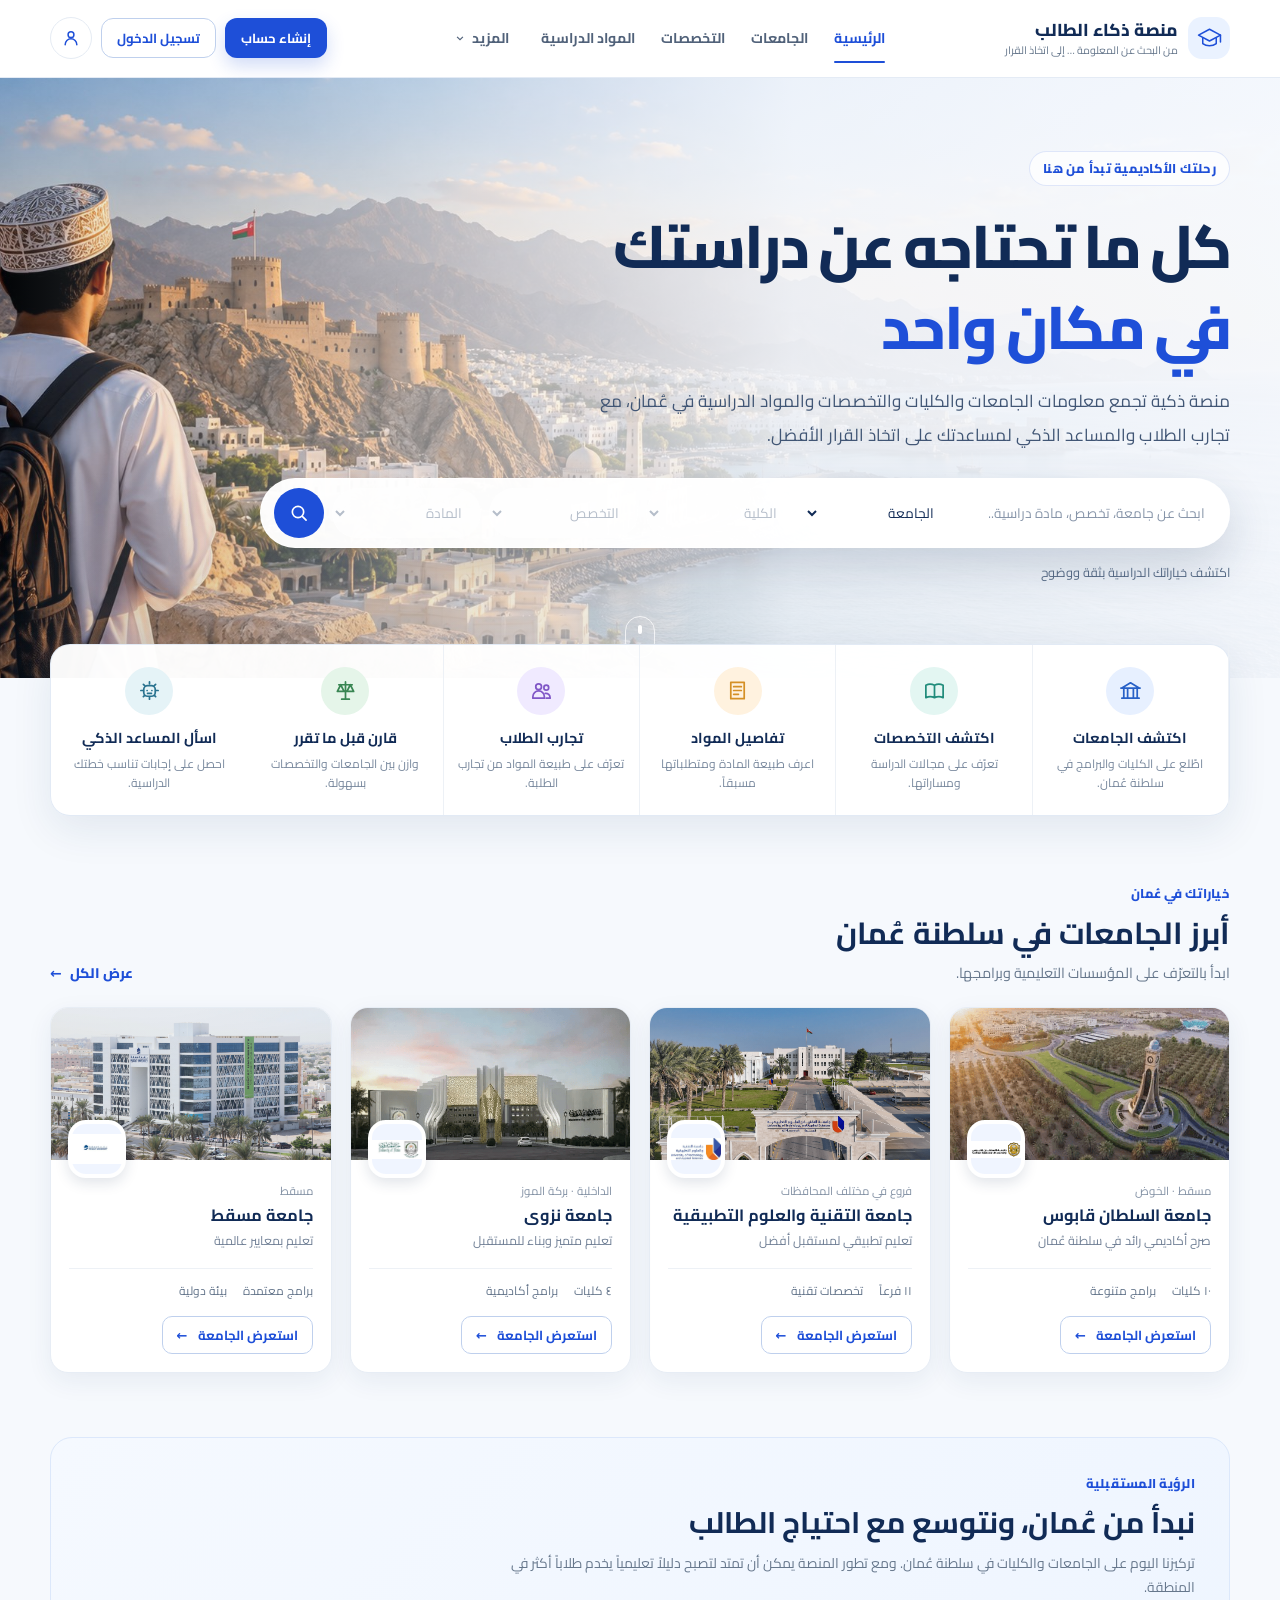
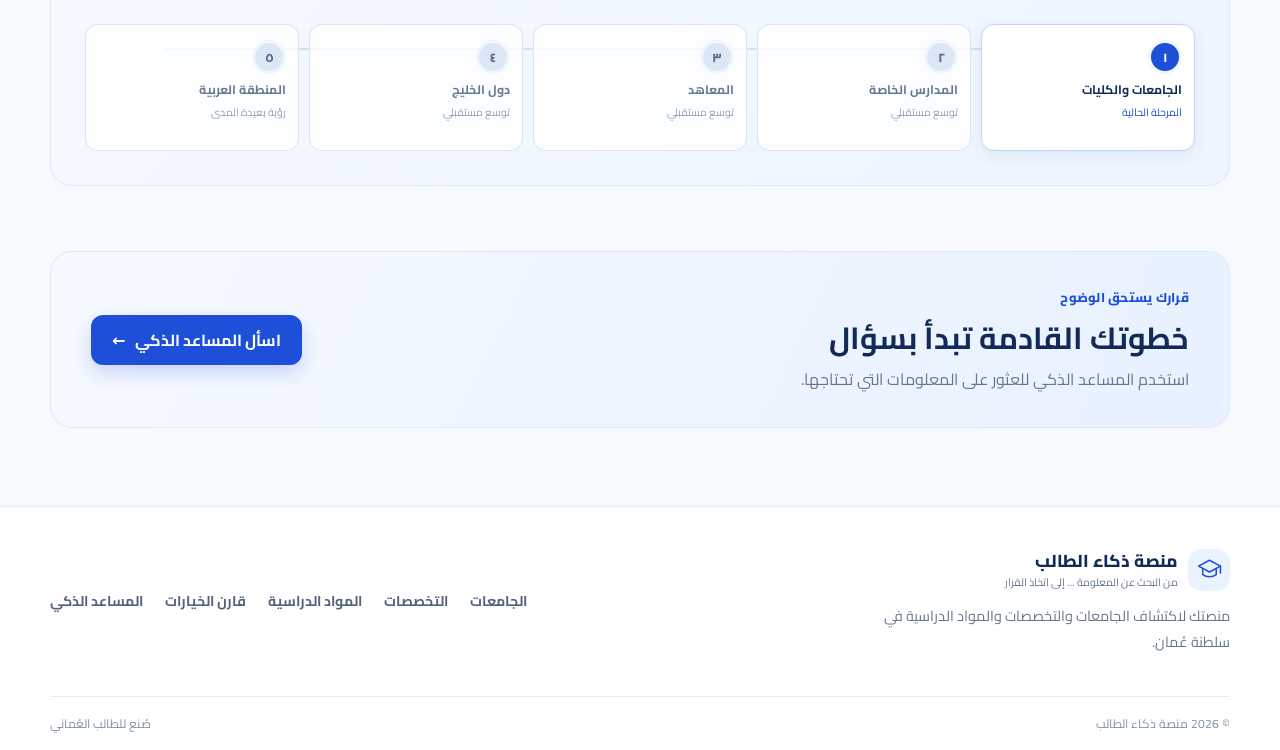
<file: index.html>
<!doctype html>
<html lang="ar" dir="rtl">
<head>
  <meta charset="utf-8">
  <meta name="viewport" content="width=device-width, initial-scale=1">
  <meta name="description" content="منصة ذكاء الطالب تجمع معلومات الجامعات والتخصصات والمواد الدراسية في سلطنة عُمان.">
  <title>منصة ذكاء الطالب | من البحث عن المعلومة إلى اتخاذ القرار</title>
  <link rel="preconnect" href="https://fonts.googleapis.com">
  <link rel="preconnect" href="https://fonts.gstatic.com" crossorigin>
  <link href="https://fonts.googleapis.com/css2?family=Cairo:wght@400;500;600;700;800&display=swap" rel="stylesheet">
  <link rel="stylesheet" href="css/base.css">
  <link rel="stylesheet" href="css/components.css">
  <link rel="stylesheet" href="css/pages.css">
  <link rel="stylesheet" href="css/roadmap.css">
  <script defer src="js/data.js"></script>
  <script defer src="js/home.js"></script>
  <script defer src="js/layout.js"></script>
</head>
<body>
  <div data-site-header></div>
  <main>
    <section class="hero" aria-labelledby="hero-title">
      <div class="hero__veil"></div>
      <div class="container hero__content">
        <p class="eyebrow hero__eyebrow">رحلتك الأكاديمية تبدأ من هنا</p>
        <h1 id="hero-title">كل ما تحتاجه عن دراستك<br><span>في مكان واحد</span></h1>
        <p class="hero__copy">منصة ذكية تجمع معلومات الجامعات والكليات والتخصصات والمواد الدراسية في عُمان، مع تجارب الطلاب والمساعد الذكي لمساعدتك على اتخاذ القرار الأفضل.</p>
        <form class="search-panel" id="study-search" role="search">
          <label class="search-panel__query"><span class="sr-only">ابحث عن جامعة أو تخصص أو مادة</span><input type="search" name="q" placeholder="ابحث عن جامعة، تخصص، مادة دراسية..." autocomplete="off"></label>
          <label class="search-panel__select"><span class="sr-only">الجامعة</span><select name="university"><option value="">الجامعة</option><option value="squ">جامعة السلطان قابوس</option><option value="utas">جامعة التقنية والعلوم التطبيقية</option><option value="nizwa">جامعة نزوى</option><option value="muscat">جامعة مسقط</option><option value="buraimi">جامعة البريمي</option></select></label>
          <label class="search-panel__select"><span class="sr-only">الكلية</span><select name="college" disabled><option value="">الكلية</option></select></label>
          <label class="search-panel__select"><span class="sr-only">التخصص</span><select name="major" disabled><option value="">التخصص</option></select></label>
          <label class="search-panel__select"><span class="sr-only">المادة</span><select name="course" disabled><option value="">المادة</option></select></label>
          <button class="search-panel__submit" type="submit" aria-label="بحث"><svg viewBox="0 0 24 24" aria-hidden="true"><circle cx="10.8" cy="10.8" r="6.8"></circle><path d="m16 16 4.5 4.5"></path></svg><span>ابحث</span></button>
        </form>
        <p class="hero__hint">اكتشف خياراتك الدراسية بثقة ووضوح</p>
      </div>
      <a class="scroll-cue" href="#discover" aria-label="انتقل إلى اكتشف المنصة"><span></span></a>
    </section>

    <section class="features container" id="discover" aria-label="خدمات المنصة">
      <a class="feature-card" href="universities.html"><span class="feature-icon feature-icon--blue"><svg viewBox="0 0 24 24" aria-hidden="true"><path d="M3 9.5 12 4l9 5.5M5 10v9m4-9v9m6-9v9m4-9v9M3 20h18M2 9.5h20"></path></svg></span><strong>اكتشف الجامعات</strong><span>اطّلع على الكليات والبرامج في سلطنة عُمان.</span></a>
      <a class="feature-card" href="majors.html"><span class="feature-icon feature-icon--teal"><svg viewBox="0 0 24 24" aria-hidden="true"><path d="M3 6.5c3-1.5 6-1.5 9 0v13c-3-1.5-6-1.5-9 0zm18 0c-3-1.5-6-1.5-9 0v13c3-1.5 6-1.5 9 0z"></path></svg></span><strong>اكتشف التخصصات</strong><span>تعرّف على مجالات الدراسة ومساراتها.</span></a>
      <a class="feature-card" href="courses.html"><span class="feature-icon feature-icon--amber"><svg viewBox="0 0 24 24" aria-hidden="true"><path d="M5 3.5h14v17H5zM8 8h8M8 12h8m-8 4h5"></path></svg></span><strong>تفاصيل المواد</strong><span>اعرف طبيعة المادة ومتطلباتها مسبقاً.</span></a>
      <a class="feature-card" href="courses.html"><span class="feature-icon feature-icon--violet"><svg viewBox="0 0 24 24" aria-hidden="true"><circle cx="9" cy="8" r="3"></circle><circle cx="17" cy="9" r="2.5"></circle><path d="M3 20v-1.5a6 6 0 0 1 12 0V20zm13-5a4.5 4.5 0 0 1 5 4.5v.5h-4"></path></svg></span><strong>تجارب الطلاب</strong><span>تعرّف على طبيعة المواد من تجارب الطلبة.</span></a>
      <a class="feature-card" href="compare.html"><span class="feature-icon feature-icon--green"><svg viewBox="0 0 24 24" aria-hidden="true"><path d="M12 3v17m-7-14h14M7 6 3.5 13h7L7 6zm10 0-3.5 7h7L17 6zM8 21h8"></path></svg></span><strong>قارن قبل ما تقرر</strong><span>وازن بين الجامعات والتخصصات بسهولة.</span></a>
      <a class="feature-card" href="assistant.html"><span class="feature-icon feature-icon--rose"><svg viewBox="0 0 24 24" aria-hidden="true"><path d="M12 3v2m0 14v2M3 12h2m14 0h2M5.6 5.6 7 7m10 10 1.4 1.4m0-12.8L17 7M7 17l-1.4 1.4"></path><rect x="6" y="7" width="12" height="11" rx="4"></rect><path d="M9.5 12h.01M14.5 12h.01M10 15h4"></path></svg></span><strong>اسأل المساعد الذكي</strong><span>احصل على إجابات تناسب خطتك الدراسية.</span></a>
    </section>

    <section class="universities-section container" aria-labelledby="universities-title">
      <div class="section-heading"><div><p class="eyebrow">خياراتك في عُمان</p><h2 id="universities-title">أبرز الجامعات في سلطنة عُمان</h2><p>ابدأ بالتعرّف على المؤسسات التعليمية وبرامجها.</p></div><a class="text-link" href="universities.html">عرض الكل <span aria-hidden="true">←</span></a></div>
      <div class="university-grid">
        <article class="university-card"><a href="university.html?slug=squ" class="university-card__cover university-card__cover--squ" aria-label="استعرض جامعة السلطان قابوس"><span class="university-card__seal"><img src="assets/universities/squ/logo.png" alt="شعار جامعة السلطان قابوس" loading="lazy"></span></a><div class="university-card__body"><p class="university-card__location">مسقط · الخوض</p><h3>جامعة السلطان قابوس</h3><p class="university-card__tagline">صرح أكاديمي رائد في سلطنة عُمان</p><div class="university-card__meta"><span>١٠ كليات</span><span>برامج متنوعة</span></div><a class="button button--outline button--small" href="university.html?slug=squ">استعرض الجامعة <span aria-hidden="true">←</span></a></div></article>
        <article class="university-card"><a href="university.html?slug=utas" class="university-card__cover university-card__cover--utas" aria-label="استعرض جامعة التقنية والعلوم التطبيقية"><span class="university-card__seal"><img src="assets/universities/utas/logo.jpg" alt="شعار جامعة التقنية والعلوم التطبيقية" loading="lazy"></span></a><div class="university-card__body"><p class="university-card__location">فروع في مختلف المحافظات</p><h3>جامعة التقنية والعلوم التطبيقية</h3><p class="university-card__tagline">تعليم تطبيقي لمستقبل أفضل</p><div class="university-card__meta"><span>١١ فرعاً</span><span>تخصصات تقنية</span></div><a class="button button--outline button--small" href="university.html?slug=utas">استعرض الجامعة <span aria-hidden="true">←</span></a></div></article>
        <article class="university-card"><a href="university.html?slug=nizwa" class="university-card__cover university-card__cover--nizwa" aria-label="استعرض جامعة نزوى"><span class="university-card__seal"><img src="assets/universities/nizwa/logo.jpg" alt="شعار جامعة نزوى" loading="lazy"></span></a><div class="university-card__body"><p class="university-card__location">الداخلية · بركة الموز</p><h3>جامعة نزوى</h3><p class="university-card__tagline">تعليم متميز وبناء للمستقبل</p><div class="university-card__meta"><span>٤ كليات</span><span>برامج أكاديمية</span></div><a class="button button--outline button--small" href="university.html?slug=nizwa">استعرض الجامعة <span aria-hidden="true">←</span></a></div></article>
        <article class="university-card"><a href="university.html?slug=muscat" class="university-card__cover university-card__cover--muscat" aria-label="استعرض جامعة مسقط"><span class="university-card__seal"><img src="assets/universities/muscat/logo.png" alt="شعار جامعة مسقط" loading="lazy"></span></a><div class="university-card__body"><p class="university-card__location">مسقط</p><h3>جامعة مسقط</h3><p class="university-card__tagline">تعليم بمعايير عالمية</p><div class="university-card__meta"><span>برامج معتمدة</span><span>بيئة دولية</span></div><a class="button button--outline button--small" href="university.html?slug=muscat">استعرض الجامعة <span aria-hidden="true">←</span></a></div></article>
      </div>
    </section>
    <section class="roadmap-section container" aria-labelledby="roadmap-title">
      <div class="roadmap-copy"><p class="eyebrow">الرؤية المستقبلية</p><h2 id="roadmap-title">نبدأ من عُمان، ونتوسع مع احتياج الطالب</h2><p>تركيزنا اليوم على الجامعات والكليات في سلطنة عُمان. ومع تطور المنصة يمكن أن تمتد لتصبح دليلاً تعليمياً يخدم طلاباً أكثر في المنطقة.</p></div>
      <ol class="roadmap-steps" aria-label="مراحل التوسع المقترحة"><li class="roadmap-step roadmap-step--current"><span>١</span><strong>الجامعات والكليات</strong><small>المرحلة الحالية</small></li><li class="roadmap-step"><span>٢</span><strong>المدارس الخاصة</strong><small>توسع مستقبلي</small></li><li class="roadmap-step"><span>٣</span><strong>المعاهد</strong><small>توسع مستقبلي</small></li><li class="roadmap-step"><span>٤</span><strong>دول الخليج</strong><small>توسع مستقبلي</small></li><li class="roadmap-step"><span>٥</span><strong>المنطقة العربية</strong><small>رؤية بعيدة المدى</small></li></ol>
    </section>
    <section class="decision-banner container"><div><p class="eyebrow">قرارك يستحق الوضوح</p><h2>خطوتك القادمة تبدأ بسؤال</h2><p>استخدم المساعد الذكي للعثور على المعلومات التي تحتاجها.</p></div><a class="button button--primary" href="assistant.html">اسأل المساعد الذكي <span aria-hidden="true">←</span></a></section>
  </main>
  <div data-site-footer></div>
</body>
</html>
</file>
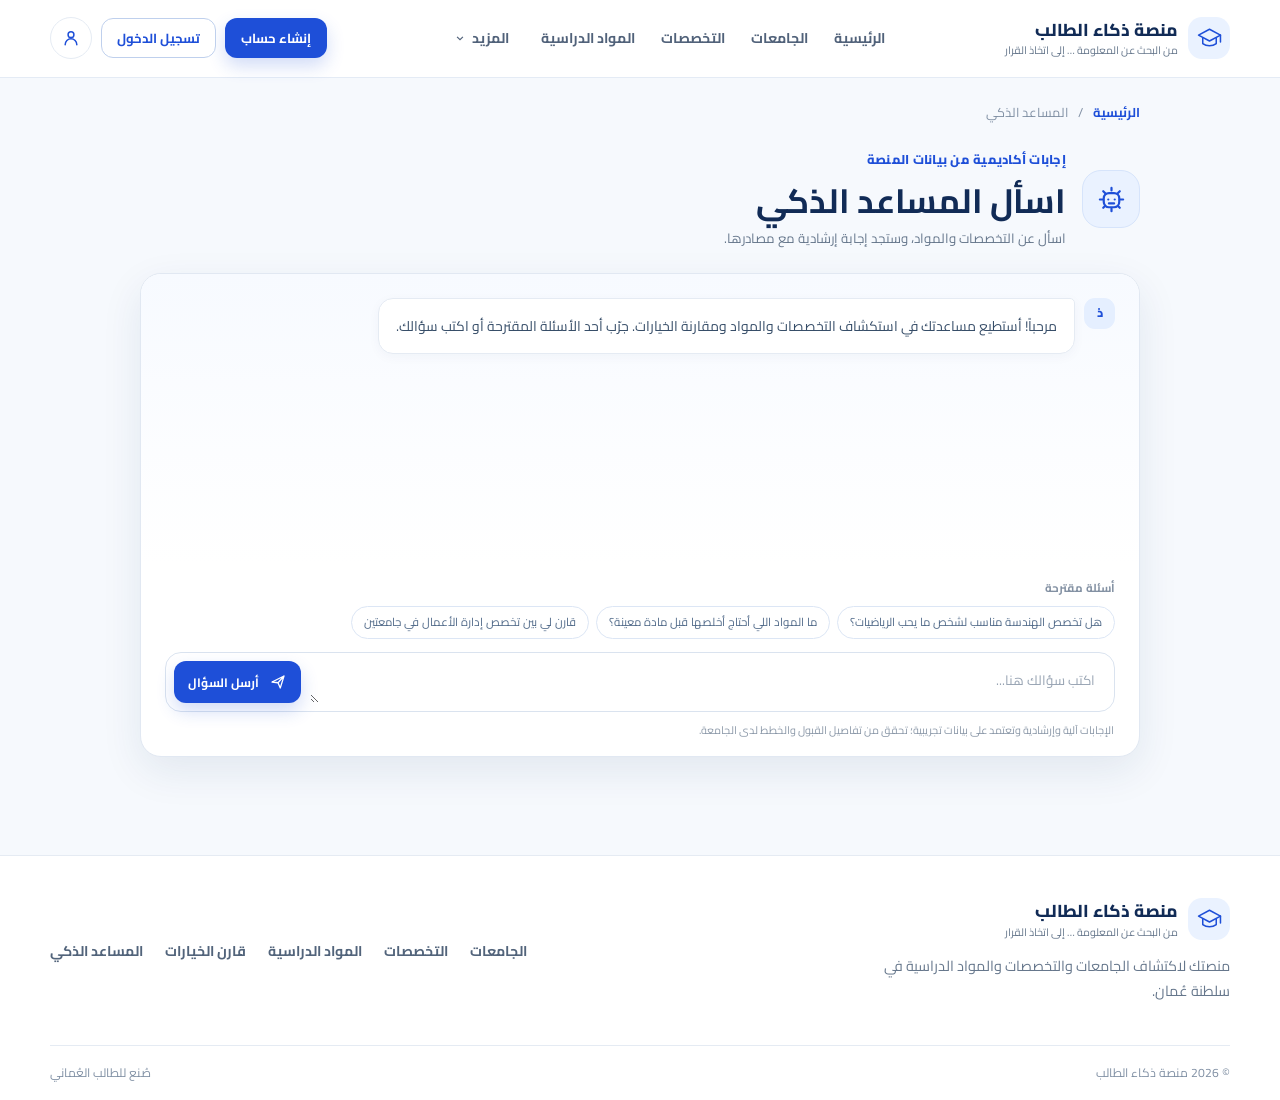
<file: assistant.html>
<!doctype html>
<html lang="ar" dir="rtl">
<head>
  <meta charset="utf-8"><meta name="viewport" content="width=device-width, initial-scale=1">
  <meta name="description" content="اسأل مساعد منصة ذكاء الطالب عن الجامعات والتخصصات والمواد الدراسية في عُمان.">
  <title>المساعد الذكي | منصة ذكاء الطالب</title>
  <link rel="preconnect" href="https://fonts.googleapis.com"><link rel="preconnect" href="https://fonts.gstatic.com" crossorigin>
  <link href="https://fonts.googleapis.com/css2?family=Cairo:wght@400;500;600;700;800&display=swap" rel="stylesheet">
  <link rel="stylesheet" href="css/base.css"><link rel="stylesheet" href="css/components.css"><link rel="stylesheet" href="css/pages.css"><link rel="stylesheet" href="css/universities.css"><link rel="stylesheet" href="css/assistant.css">
  <script defer src="js/data.js"></script><script defer src="js/assistant-answer.js"></script><script defer src="js/assistant.js"></script><script defer src="js/layout.js"></script>
</head>
<body><div data-site-header></div><main class="container assistant-page">
  <nav class="breadcrumbs" aria-label="مسار الصفحة"><a href="index.html">الرئيسية</a><span aria-hidden="true">/</span><span aria-current="page">المساعد الذكي</span></nav>
  <header class="assistant-heading"><span class="assistant-avatar" aria-hidden="true"><svg viewBox="0 0 24 24"><path d="M12 3v2m0 14v2M3 12h2m14 0h2M5.6 5.6 7 7m10 10 1.4 1.4m0-12.8L17 7M7 17l-1.4 1.4"></path><rect x="6" y="7" width="12" height="11" rx="4"></rect><path d="M9.5 12h.01M14.5 12h.01M10 15h4"></path></svg></span><div><p class="eyebrow">إجابات أكاديمية من بيانات المنصة</p><h1>اسأل المساعد الذكي</h1><p>اسأل عن التخصصات والمواد، وستجد إجابة إرشادية مع مصادرها.</p></div></header>
  <section class="chat-shell" aria-label="محادثة المساعد">
    <div class="chat-messages" id="chat-messages" aria-live="polite" aria-relevant="additions">
      <article class="chat-message chat-message--assistant"><span class="chat-message__avatar" aria-hidden="true">ذ</span><div class="chat-message__body"><p>مرحباً! أستطيع مساعدتك في استكشاف التخصصات والمواد ومقارنة الخيارات. جرّب أحد الأسئلة المقترحة أو اكتب سؤالك.</p><div class="message-sources" hidden></div></div></article>
    </div>
    <div class="suggested-questions" aria-label="أسئلة مقترحة"><p>أسئلة مقترحة</p><div><button type="button">هل تخصص الهندسة مناسب لشخص ما يحب الرياضيات؟</button><button type="button">ما المواد اللي أحتاج أخلصها قبل مادة معينة؟</button><button type="button">قارن لي بين تخصص إدارة الأعمال في جامعتين</button></div></div>
    <form class="chat-composer" id="assistant-form"><label class="sr-only" for="assistant-input">اكتب سؤالك</label><textarea id="assistant-input" name="question" rows="1" maxlength="500" placeholder="اكتب سؤالك هنا..." required></textarea><button class="button button--primary" type="submit"><svg viewBox="0 0 24 24" aria-hidden="true"><path d="m4 12 16-8-5 16-3-7-8-1Zm8 1 8-9"></path></svg><span>أرسل السؤال</span></button></form>
    <p class="assistant-disclaimer">الإجابات آلية وإرشادية وتعتمد على بيانات تجريبية؛ تحقق من تفاصيل القبول والخطط لدى الجامعة.</p>
  </section>
</main><div data-site-footer></div></body></html>
</file>
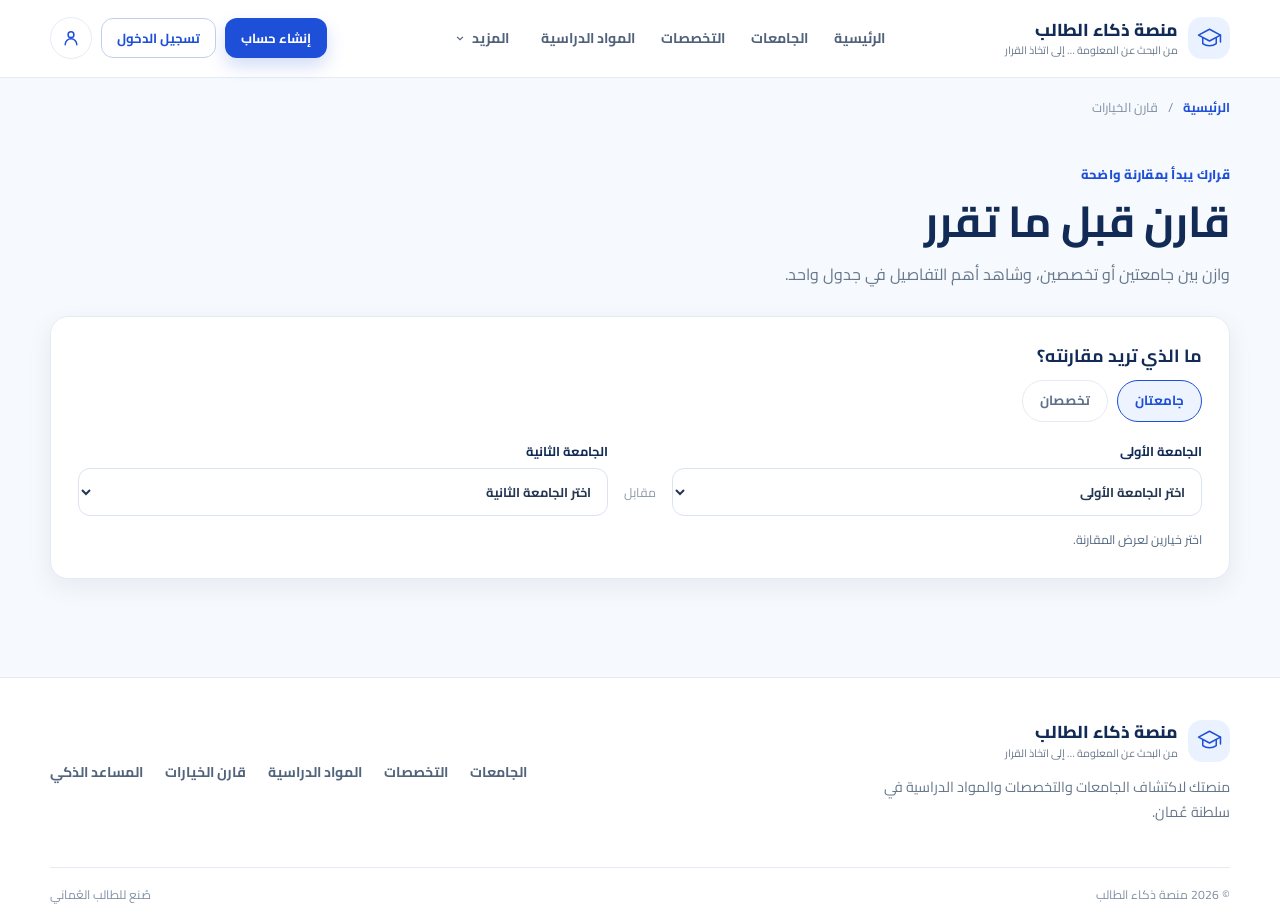
<file: compare.html>
<!doctype html>
<html lang="ar" dir="rtl">
<head>
  <meta charset="utf-8"><meta name="viewport" content="width=device-width, initial-scale=1">
  <meta name="description" content="قارن بين جامعتين أو تخصصين دراسيين في سلطنة عُمان قبل اتخاذ قرارك.">
  <title>قارن خياراتك | منصة ذكاء الطالب</title>
  <link rel="preconnect" href="https://fonts.googleapis.com"><link rel="preconnect" href="https://fonts.gstatic.com" crossorigin>
  <link href="https://fonts.googleapis.com/css2?family=Cairo:wght@400;500;600;700;800&display=swap" rel="stylesheet">
  <link rel="stylesheet" href="css/base.css"><link rel="stylesheet" href="css/components.css"><link rel="stylesheet" href="css/pages.css"><link rel="stylesheet" href="css/universities.css"><link rel="stylesheet" href="css/compare.css">
  <script defer src="js/data.js"></script><script defer src="js/compare.js"></script><script defer src="js/layout.js"></script>
</head>
<body><div data-site-header></div><main class="container compare-page">
  <nav class="breadcrumbs" aria-label="مسار الصفحة"><a href="index.html">الرئيسية</a><span aria-hidden="true">/</span><span aria-current="page">قارن الخيارات</span></nav>
  <header class="compare-intro"><p class="eyebrow">قرارك يبدأ بمقارنة واضحة</p><h1>قارن قبل ما تقرر</h1><p>وازن بين جامعتين أو تخصصين، وشاهد أهم التفاصيل في جدول واحد.</p></header>
  <section class="compare-controls content-card" aria-labelledby="compare-controls-title">
    <h2 id="compare-controls-title">ما الذي تريد مقارنته؟</h2>
    <fieldset class="compare-mode"><legend class="sr-only">نوع المقارنة</legend><label><input type="radio" name="compare-type" value="university" checked><span>جامعتان</span></label><label><input type="radio" name="compare-type" value="major"><span>تخصصان</span></label></fieldset>
    <div class="compare-selects"><label><span id="first-select-label">الجامعة الأولى</span><select id="first-choice"><option value="">اختر الجامعة الأولى</option></select></label><span class="compare-versus" aria-hidden="true">مقابل</span><label><span id="second-select-label">الجامعة الثانية</span><select id="second-choice"><option value="">اختر الجامعة الثانية</option></select></label></div>
    <p class="compare-hint" id="compare-hint" aria-live="polite">اختر خيارين لعرض المقارنة.</p>
  </section>
  <section class="comparison-result" id="comparison-result" aria-labelledby="comparison-title" hidden>
    <div class="comparison-title"><div><p class="eyebrow">مقارنة جنباً إلى جنب</p><h2 id="comparison-title">النتيجة</h2></div><button type="button" class="button button--outline button--small" id="clear-comparison">مسح الاختيارات</button></div>
    <div class="comparison-table-wrap"><table class="comparison-table"><caption class="sr-only">جدول مقارنة بين الخيارين المختارين</caption><thead id="comparison-head"></thead><tbody id="comparison-body"></tbody></table></div>
    <p class="compare-footnote">المقارنة إرشادية وتعتمد على بيانات تجريبية في هذا النموذج. تحقق من الخطط والرسوم الحالية لدى المؤسسة التعليمية.</p>
  </section>
</main><div data-site-footer></div></body></html>
</file>
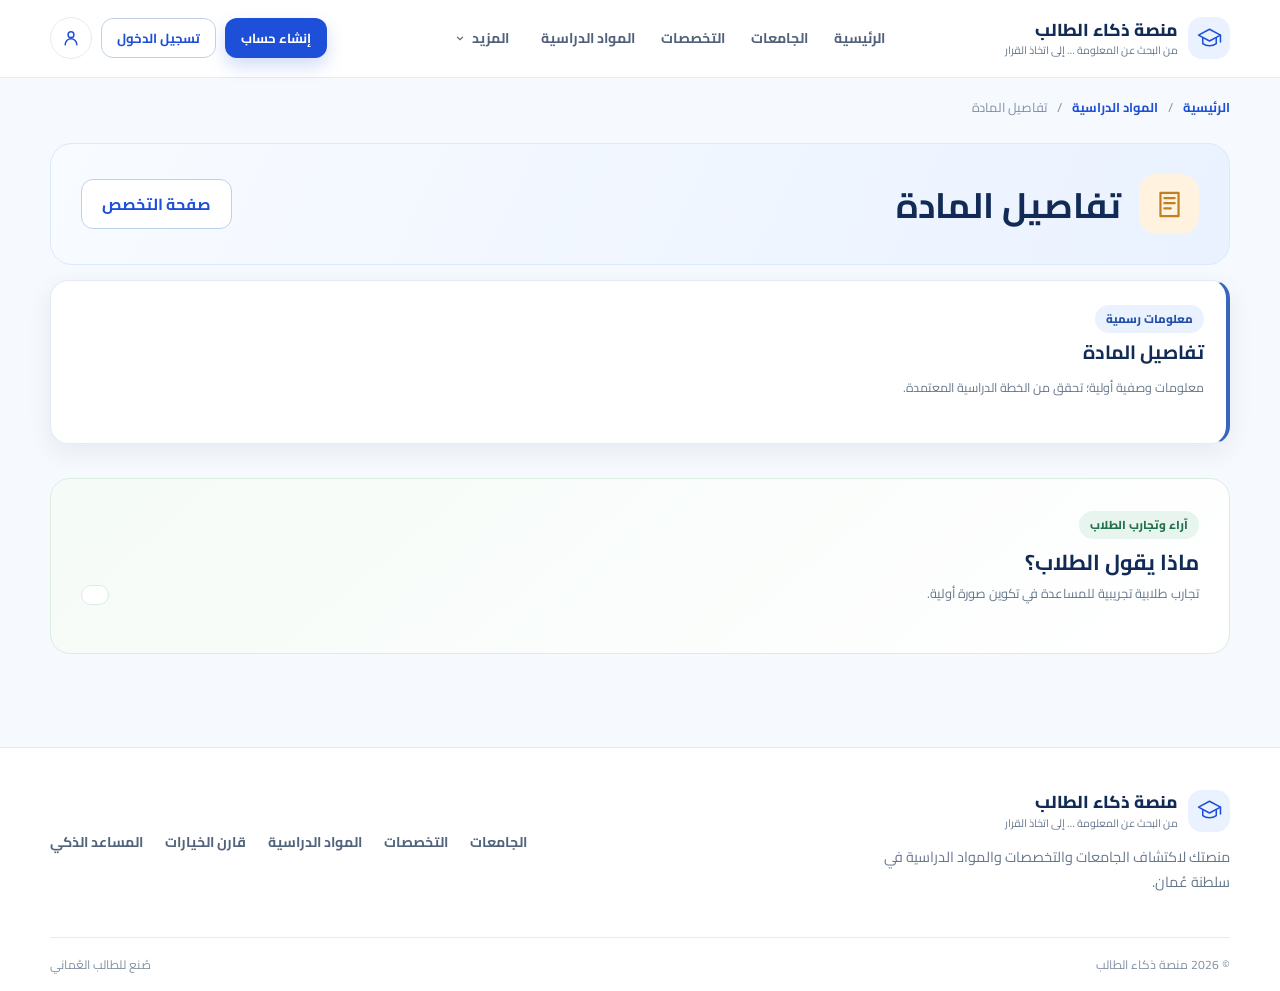
<file: course.html>
<!doctype html>
<html lang="ar" dir="rtl">
<head>
  <meta charset="utf-8"><meta name="viewport" content="width=device-width, initial-scale=1">
  <meta name="description" content="معلومات المادة الدراسية وآراء وتجارب الطلاب.">
  <title>تفاصيل المادة | منصة ذكاء الطالب</title>
  <link rel="preconnect" href="https://fonts.googleapis.com"><link rel="preconnect" href="https://fonts.gstatic.com" crossorigin>
  <link href="https://fonts.googleapis.com/css2?family=Cairo:wght@400;500;600;700;800&display=swap" rel="stylesheet">
  <link rel="stylesheet" href="css/base.css"><link rel="stylesheet" href="css/components.css"><link rel="stylesheet" href="css/pages.css"><link rel="stylesheet" href="css/universities.css"><link rel="stylesheet" href="css/academics.css">
  <script defer src="js/data.js"></script><script defer src="js/course.js"></script><script defer src="js/layout.js"></script>
</head>
<body><div data-site-header></div><main class="container academic-detail" id="course-page">
  <nav class="breadcrumbs" aria-label="مسار الصفحة"><a href="index.html">الرئيسية</a><span aria-hidden="true">/</span><a href="courses.html">المواد الدراسية</a><span aria-hidden="true">/</span><span aria-current="page">تفاصيل المادة</span></nav>
  <header class="academic-hero course-hero"><div class="academic-hero__icon academic-hero__icon--amber" aria-hidden="true"><svg viewBox="0 0 24 24"><path d="M5 3h14v18H5zM8 7h8M8 11h8M8 15h5"></path></svg></div><div><p class="eyebrow" id="course-context"></p><h1 id="course-name">تفاصيل المادة</h1><p class="academic-hero__sub" id="course-major"></p></div><a class="button button--outline" id="course-major-link" href="majors.html">صفحة التخصص</a></header>
  <section class="content-card official-section" aria-labelledby="official-title"><div class="section-heading"><div><span class="source-label source-label--official">معلومات رسمية</span><h2 id="official-title">تفاصيل المادة</h2><p>معلومات وصفية أولية؛ تحقق من الخطة الدراسية المعتمدة.</p></div></div><dl class="course-facts" id="course-facts"></dl></section>
  <section class="reviews-section" aria-labelledby="reviews-title"><div class="reviews-heading"><div><span class="source-label source-label--students">آراء وتجارب الطلاب</span><h2 id="reviews-title">ماذا يقول الطلاب؟</h2><p>تجارب طلابية تجريبية للمساعدة في تكوين صورة أولية.</p></div><div class="review-summary" id="review-summary"></div></div><div class="review-grid" id="review-list"></div><p class="empty-reviews" id="empty-reviews" hidden>لا توجد تجارب مضافة لهذه المادة بعد.</p></section>
  <div class="not-found content-card" id="course-not-found" hidden><h1>لم نعثر على هذه المادة</h1><p>تحقق من الرابط أو ابحث في دليل المواد.</p><a class="button button--primary" href="courses.html">تصفح المواد الدراسية</a></div>
</main><div data-site-footer></div></body></html>
</file>
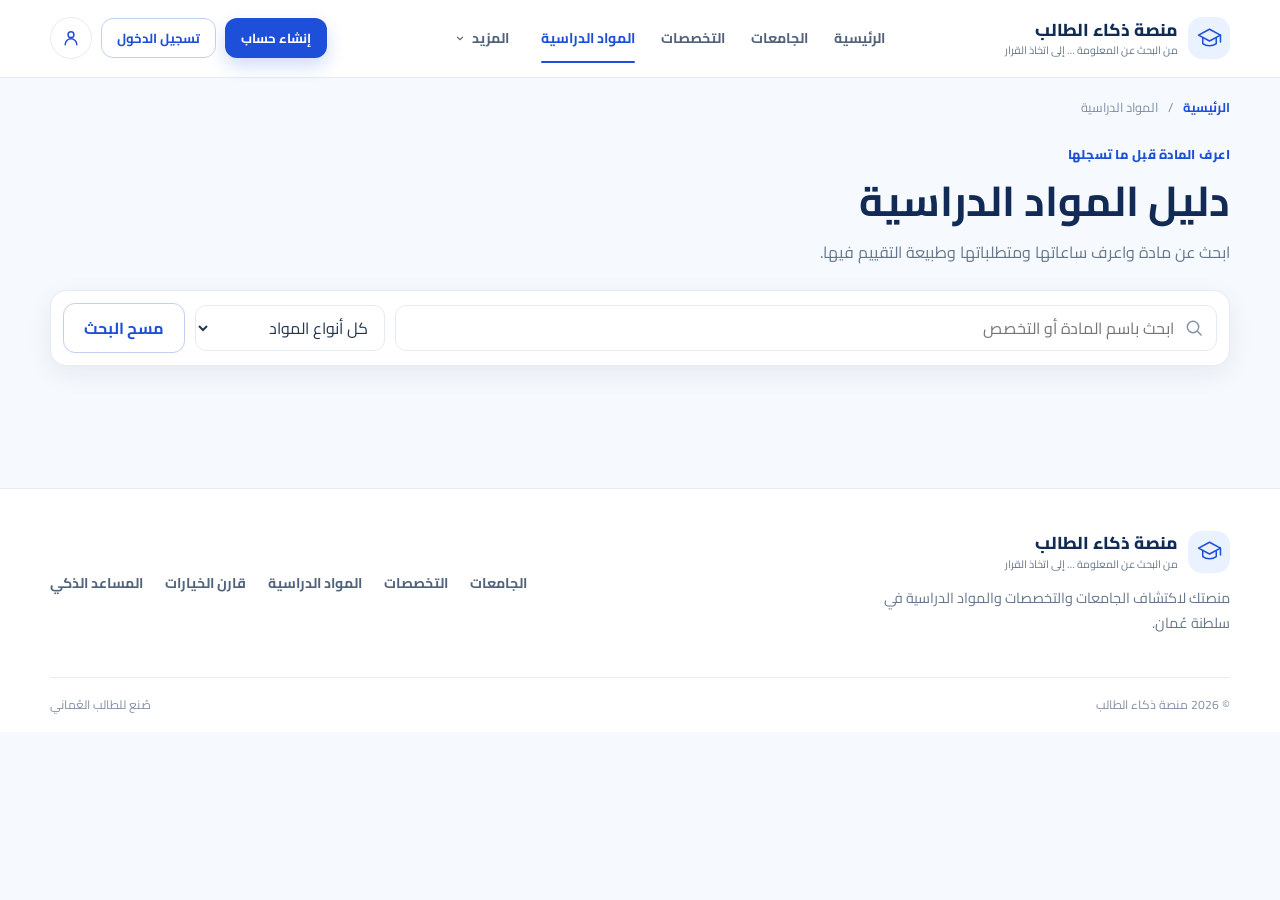
<file: courses.html>
<!doctype html>
<html lang="ar" dir="rtl">
<head>
  <meta charset="utf-8"><meta name="viewport" content="width=device-width, initial-scale=1">
  <meta name="description" content="ابحث عن المواد الدراسية الجامعية وتعرّف على متطلباتها وطبيعتها.">
  <title>المواد الدراسية | منصة ذكاء الطالب</title>
  <link rel="preconnect" href="https://fonts.googleapis.com"><link rel="preconnect" href="https://fonts.gstatic.com" crossorigin>
  <link href="https://fonts.googleapis.com/css2?family=Cairo:wght@400;500;600;700;800&display=swap" rel="stylesheet">
  <link rel="stylesheet" href="css/base.css"><link rel="stylesheet" href="css/components.css"><link rel="stylesheet" href="css/pages.css"><link rel="stylesheet" href="css/universities.css"><link rel="stylesheet" href="css/academics.css">
  <script defer src="js/data.js"></script><script defer src="js/courses.js"></script><script defer src="js/layout.js"></script>
</head>
<body><div data-site-header></div><main class="directory-page container">
  <nav class="breadcrumbs" aria-label="مسار الصفحة"><a href="index.html">الرئيسية</a><span aria-hidden="true">/</span><span aria-current="page">المواد الدراسية</span></nav>
  <header class="directory-heading"><div><p class="eyebrow">اعرف المادة قبل ما تسجلها</p><h1>دليل المواد الدراسية</h1><p>ابحث عن مادة واعرف ساعاتها ومتطلباتها وطبيعة التقييم فيها.</p></div><span class="result-count" id="course-count" aria-live="polite"></span></header>
  <form class="filter-bar" id="course-filters" role="search"><label class="filter-search"><span class="sr-only">ابحث عن مادة دراسية</span><svg viewBox="0 0 24 24" aria-hidden="true"><circle cx="10.8" cy="10.8" r="6.8"></circle><path d="m16 16 4.5 4.5"></path></svg><input type="search" name="q" placeholder="ابحث باسم المادة أو التخصص"></label><label><span class="sr-only">طبيعة المادة</span><select name="nature"><option value="all">كل أنواع المواد</option><option>نظرية</option><option>تطبيقية</option><option>نظرية + تطبيقية</option></select></label><button class="button button--outline" type="reset">مسح البحث</button></form>
  <div class="course-list" id="course-results" aria-live="polite"></div><p class="empty-state" id="course-empty" hidden>لم نعثر على مادة تطابق بحثك. جرّب كلمة أخرى.</p>
</main><div data-site-footer></div></body></html>
</file>
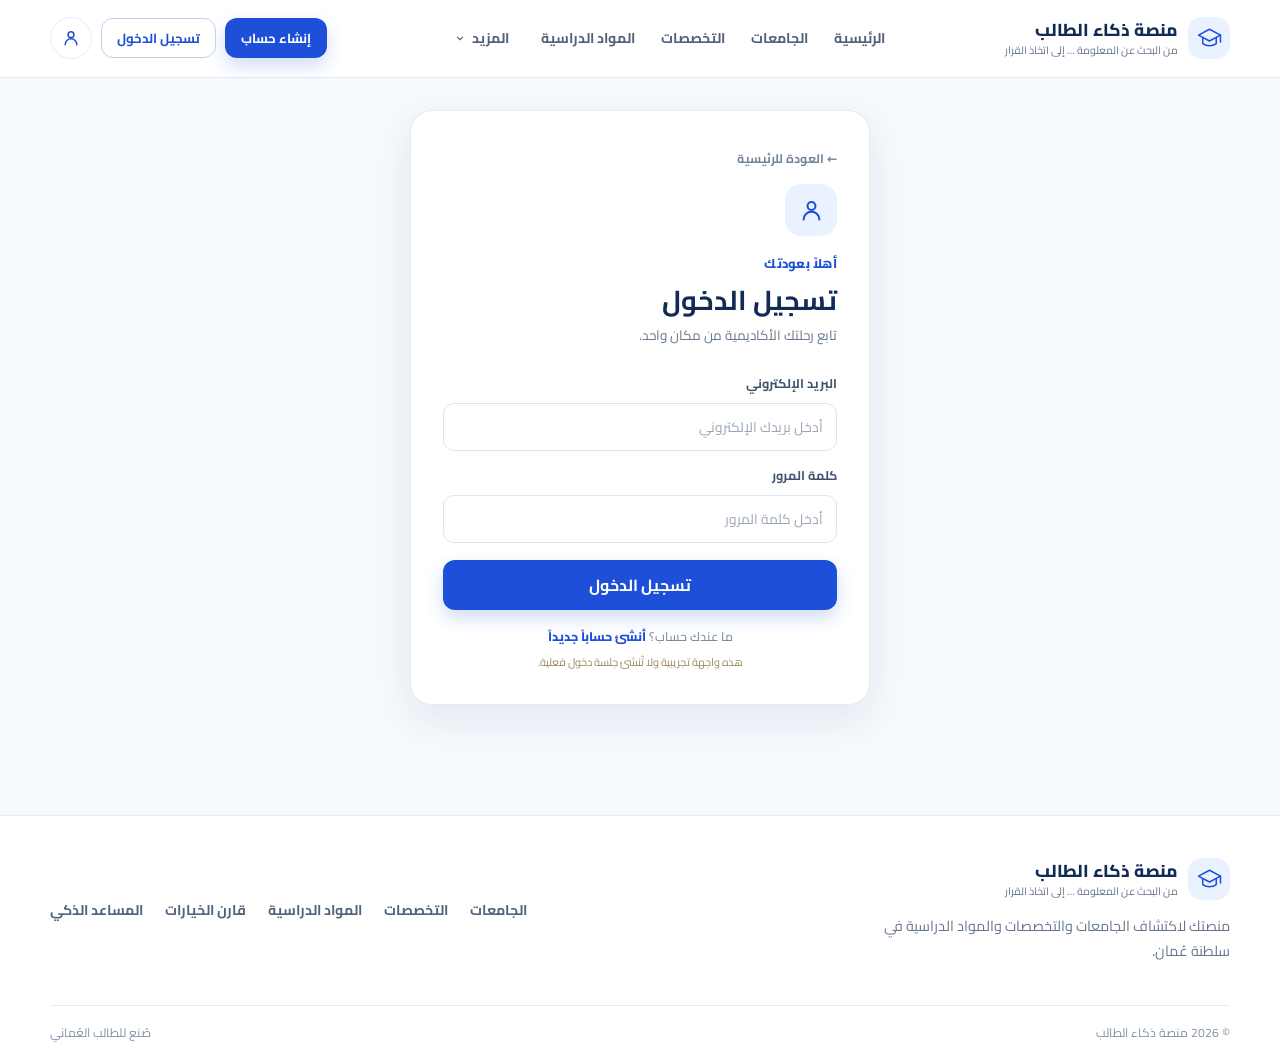
<file: login.html>
<!doctype html>
<html lang="ar" dir="rtl">
<head>
  <meta charset="utf-8"><meta name="viewport" content="width=device-width, initial-scale=1">
  <meta name="description" content="سجل الدخول إلى منصة ذكاء الطالب.">
  <title>تسجيل الدخول | منصة ذكاء الطالب</title>
  <link rel="preconnect" href="https://fonts.googleapis.com"><link rel="preconnect" href="https://fonts.gstatic.com" crossorigin>
  <link href="https://fonts.googleapis.com/css2?family=Cairo:wght@400;500;600;700;800&display=swap" rel="stylesheet">
  <link rel="stylesheet" href="css/base.css"><link rel="stylesheet" href="css/components.css"><link rel="stylesheet" href="css/pages.css"><link rel="stylesheet" href="css/auth.css">
  <script defer src="js/auth.js"></script><script defer src="js/layout.js"></script>
</head>
<body><div data-site-header></div><main class="auth-page container">
  <section class="auth-card" aria-labelledby="auth-title"><a class="auth-back" href="index.html">← العودة للرئيسية</a><span class="auth-icon" aria-hidden="true"><svg viewBox="0 0 24 24"><circle cx="12" cy="8" r="3.5"></circle><path d="M5 20a7 7 0 0 1 14 0"></path></svg></span><p class="eyebrow">أهلاً بعودتك</p><h1 id="auth-title">تسجيل الدخول</h1><p class="auth-subtitle">تابع رحلتك الأكاديمية من مكان واحد.</p>
    <form class="auth-form" data-auth-form="login" novalidate>
      <label for="login-email">البريد الإلكتروني</label><input id="login-email" name="email" type="email" autocomplete="email" placeholder="أدخل بريدك الإلكتروني" required>
      <label for="login-password">كلمة المرور</label><input id="login-password" name="password" type="password" autocomplete="current-password" minlength="8" placeholder="أدخل كلمة المرور" required>
      <p class="form-message" aria-live="polite" hidden></p><button class="button button--primary auth-submit" type="submit">تسجيل الدخول</button>
    </form><p class="auth-switch">ما عندك حساب؟ <a href="register.html">أنشئ حساباً جديداً</a></p><p class="auth-demo-note">هذه واجهة تجريبية ولا تُنشئ جلسة دخول فعلية.</p>
  </section>
</main><div data-site-footer></div></body></html>
</file>
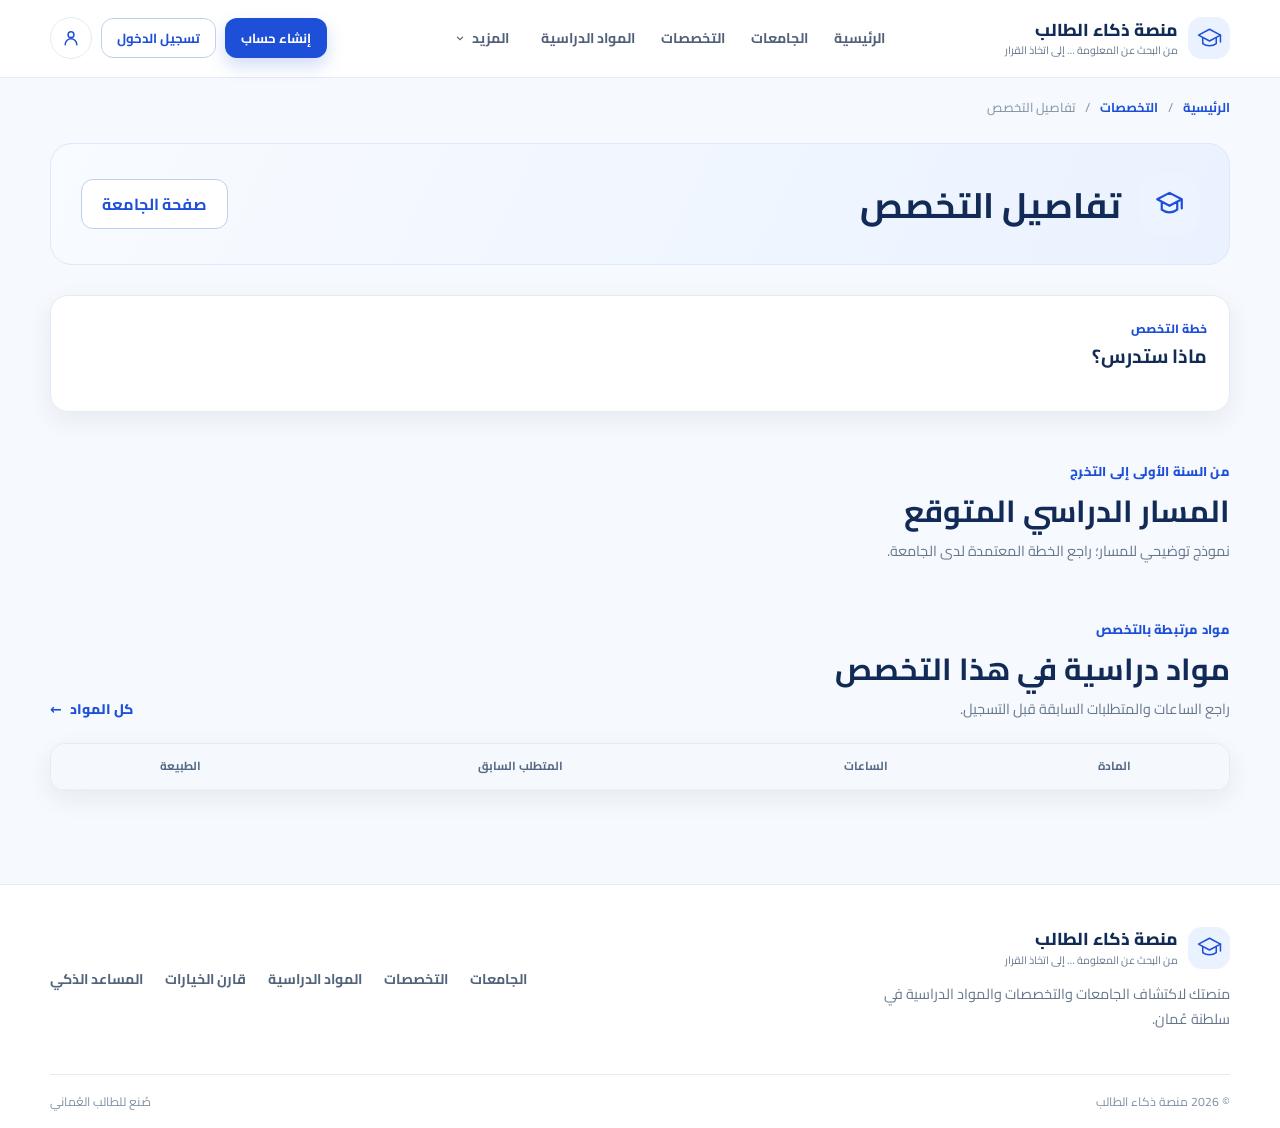
<file: major.html>
<!doctype html>
<html lang="ar" dir="rtl">
<head>
  <meta charset="utf-8"><meta name="viewport" content="width=device-width, initial-scale=1">
  <meta name="description" content="تفاصيل التخصص وخطته الدراسية ومتطلباته والمواد التابعة له.">
  <title>تفاصيل التخصص | منصة ذكاء الطالب</title>
  <link rel="preconnect" href="https://fonts.googleapis.com"><link rel="preconnect" href="https://fonts.gstatic.com" crossorigin>
  <link href="https://fonts.googleapis.com/css2?family=Cairo:wght@400;500;600;700;800&display=swap" rel="stylesheet">
  <link rel="stylesheet" href="css/base.css"><link rel="stylesheet" href="css/components.css"><link rel="stylesheet" href="css/pages.css"><link rel="stylesheet" href="css/universities.css"><link rel="stylesheet" href="css/academics.css">
  <script defer src="js/data.js"></script><script defer src="js/major.js"></script><script defer src="js/layout.js"></script>
</head>
<body><div data-site-header></div><main class="container academic-detail" id="major-page">
  <nav class="breadcrumbs" aria-label="مسار الصفحة"><a href="index.html">الرئيسية</a><span aria-hidden="true">/</span><a href="majors.html">التخصصات</a><span aria-hidden="true">/</span><span aria-current="page">تفاصيل التخصص</span></nav>
  <header class="academic-hero"><div class="academic-hero__icon" aria-hidden="true"><svg viewBox="0 0 24 24"><path d="M12 3 2.5 8 12 13l9.5-5L12 3Zm-6 7.2V16c3.5 2.8 8.5 2.8 12 0v-5.8M21.5 8v7"></path></svg></div><div><p class="eyebrow" id="major-university"></p><h1 id="major-name">تفاصيل التخصص</h1><p id="major-college" class="academic-hero__sub"></p></div><a class="button button--outline" id="major-university-link" href="universities.html">صفحة الجامعة</a></header>
  <div class="academic-stats" id="major-stats"></div>
  <section class="content-card plan-overview" aria-labelledby="plan-overview-title"><p class="section-label">خطة التخصص</p><h2 id="plan-overview-title">ماذا ستدرس؟</h2><p id="major-plan"></p><div class="major-requirements" id="major-requirements"></div></section>
  <section class="timeline-section" aria-labelledby="timeline-title"><div class="section-heading"><div><p class="eyebrow">من السنة الأولى إلى التخرج</p><h2 id="timeline-title">المسار الدراسي المتوقع</h2><p>نموذج توضيحي للمسار؛ راجع الخطة المعتمدة لدى الجامعة.</p></div></div><ol class="study-timeline" id="study-timeline"></ol></section>
  <section class="course-section" aria-labelledby="major-courses-title"><div class="section-heading"><div><p class="eyebrow">مواد مرتبطة بالتخصص</p><h2 id="major-courses-title">مواد دراسية في هذا التخصص</h2><p>راجع الساعات والمتطلبات السابقة قبل التسجيل.</p></div><a class="text-link" href="courses.html">كل المواد <span aria-hidden="true">←</span></a></div><div class="course-table-wrap"><table class="course-table"><thead><tr><th scope="col">المادة</th><th scope="col">الساعات</th><th scope="col">المتطلب السابق</th><th scope="col">الطبيعة</th></tr></thead><tbody id="major-course-list"></tbody></table></div></section>
  <div class="not-found content-card" id="major-not-found" hidden><h1>لم نعثر على هذا التخصص</h1><p>تحقق من الرابط أو تصفح قائمة التخصصات.</p><a class="button button--primary" href="majors.html">تصفح التخصصات</a></div>
</main><div data-site-footer></div></body></html>
</file>
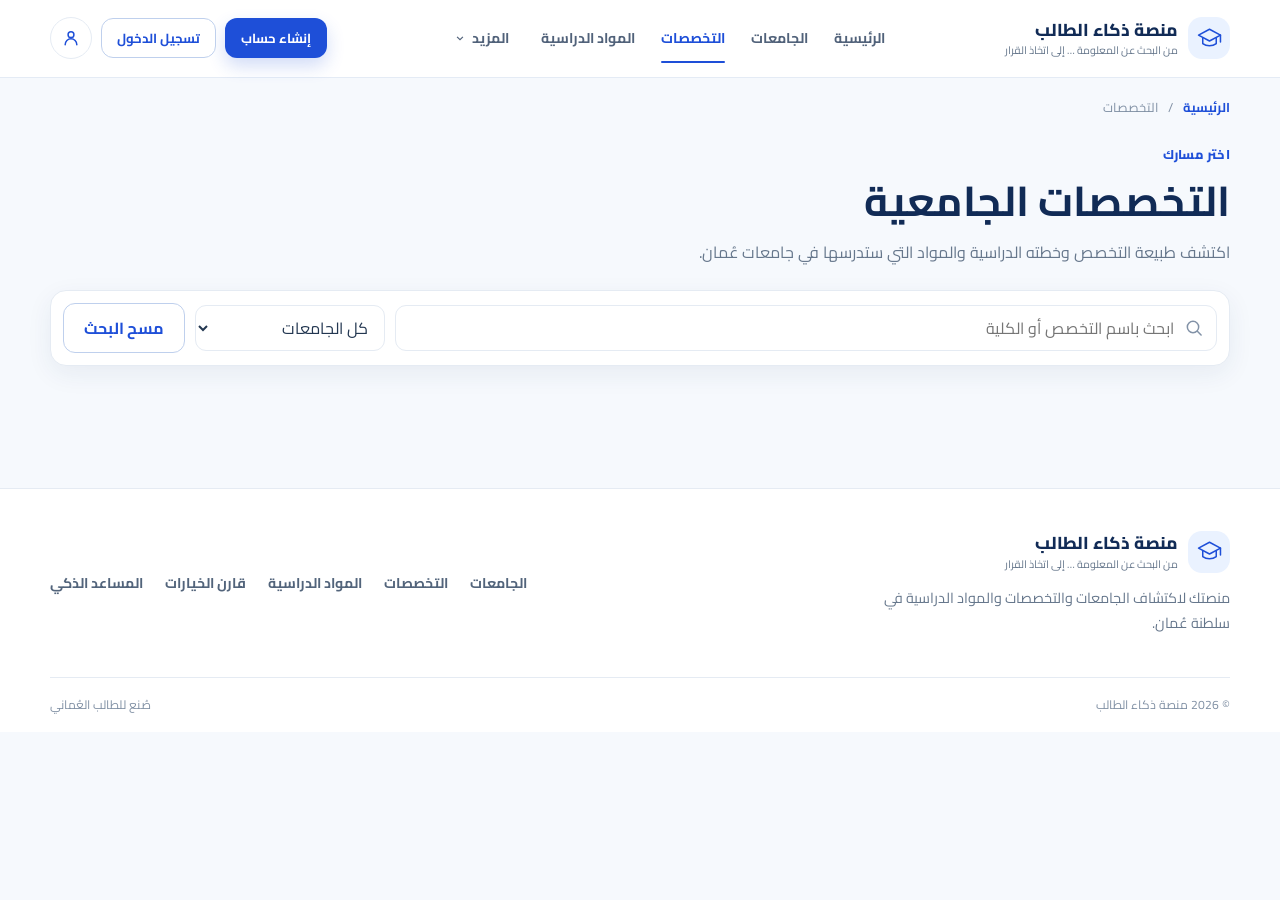
<file: majors.html>
<!doctype html>
<html lang="ar" dir="rtl">
<head>
  <meta charset="utf-8"><meta name="viewport" content="width=device-width, initial-scale=1">
  <meta name="description" content="تصفح التخصصات الجامعية في سلطنة عُمان وتعرّف على خططها الدراسية.">
  <title>التخصصات الجامعية | منصة ذكاء الطالب</title>
  <link rel="preconnect" href="https://fonts.googleapis.com"><link rel="preconnect" href="https://fonts.gstatic.com" crossorigin>
  <link href="https://fonts.googleapis.com/css2?family=Cairo:wght@400;500;600;700;800&display=swap" rel="stylesheet">
  <link rel="stylesheet" href="css/base.css"><link rel="stylesheet" href="css/components.css"><link rel="stylesheet" href="css/pages.css"><link rel="stylesheet" href="css/universities.css"><link rel="stylesheet" href="css/academics.css">
  <script defer src="js/data.js"></script><script defer src="js/majors.js"></script><script defer src="js/layout.js"></script>
</head>
<body><div data-site-header></div><main class="directory-page container">
  <nav class="breadcrumbs" aria-label="مسار الصفحة"><a href="index.html">الرئيسية</a><span aria-hidden="true">/</span><span aria-current="page">التخصصات</span></nav>
  <header class="directory-heading"><div><p class="eyebrow">اختر مسارك</p><h1>التخصصات الجامعية</h1><p>اكتشف طبيعة التخصص وخطته الدراسية والمواد التي ستدرسها في جامعات عُمان.</p></div><span class="result-count" id="major-count" aria-live="polite"></span></header>
  <form class="filter-bar" id="major-filters" role="search"><label class="filter-search"><span class="sr-only">ابحث عن تخصص</span><svg viewBox="0 0 24 24" aria-hidden="true"><circle cx="10.8" cy="10.8" r="6.8"></circle><path d="m16 16 4.5 4.5"></path></svg><input type="search" name="q" placeholder="ابحث باسم التخصص أو الكلية"></label><label><span class="sr-only">الجامعة</span><select name="university"><option value="all">كل الجامعات</option></select></label><button class="button button--outline" type="reset">مسح البحث</button></form>
  <div class="academic-grid" id="major-results" aria-live="polite"></div><p class="empty-state" id="major-empty" hidden>لم نعثر على تخصص يطابق بحثك. جرّب كلمة أخرى.</p>
</main><div data-site-footer></div></body></html>
</file>
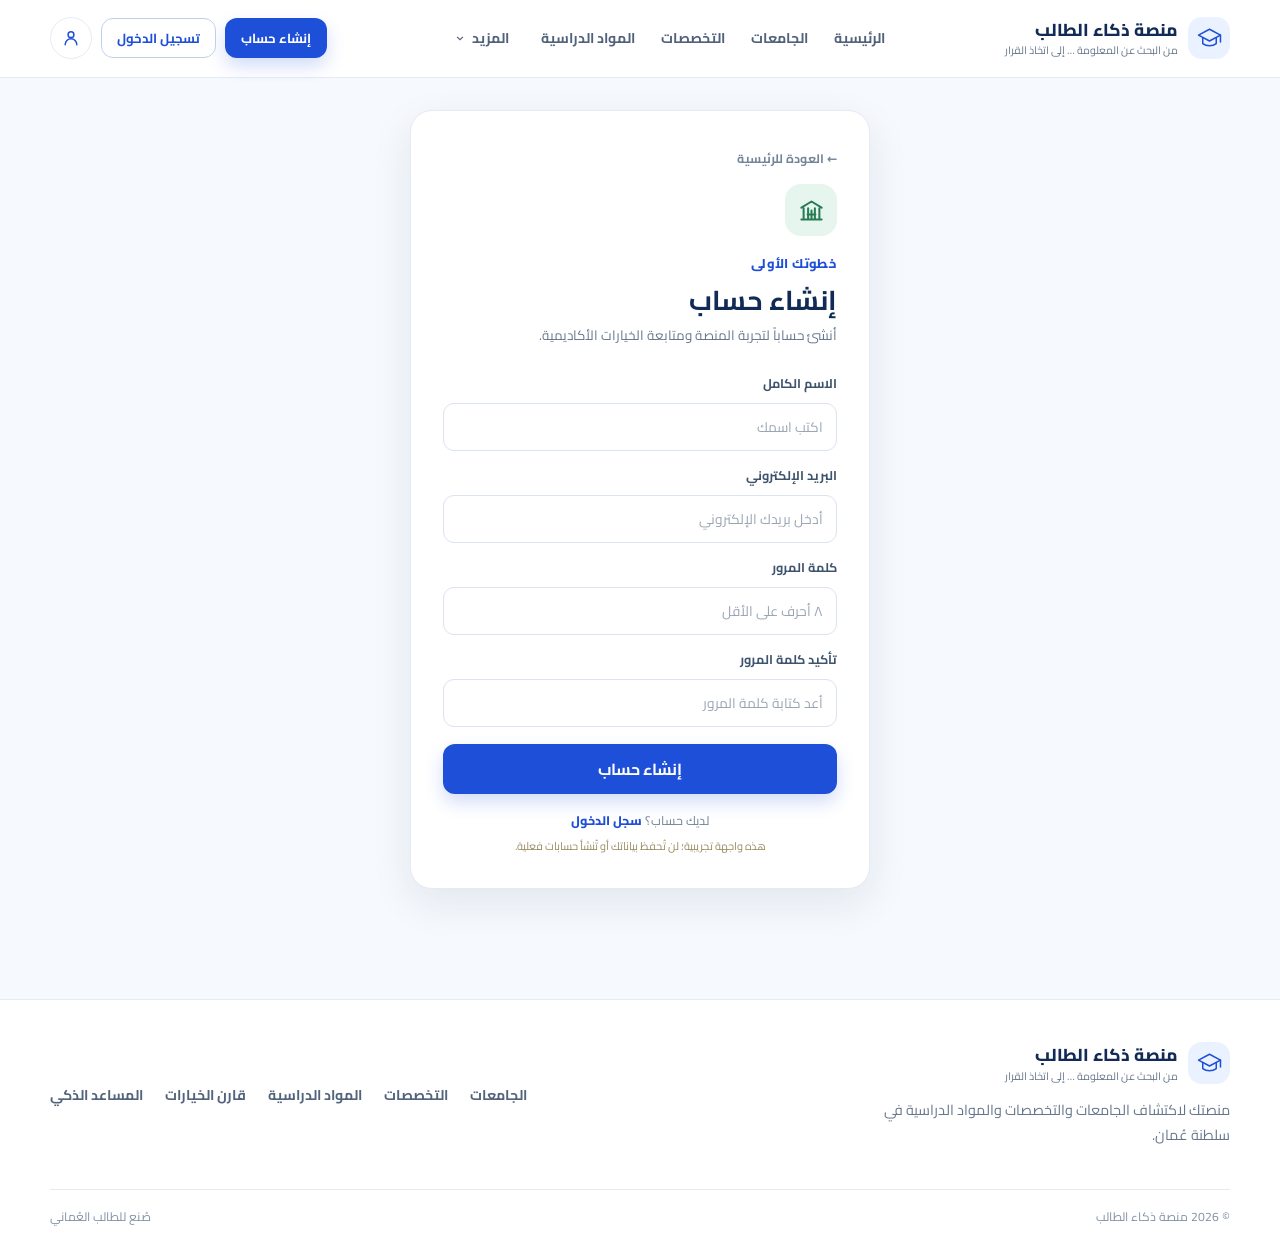
<file: register.html>
<!doctype html>
<html lang="ar" dir="rtl">
<head>
  <meta charset="utf-8"><meta name="viewport" content="width=device-width, initial-scale=1">
  <meta name="description" content="أنشئ حساباً تجريبياً في منصة ذكاء الطالب.">
  <title>إنشاء حساب | منصة ذكاء الطالب</title>
  <link rel="preconnect" href="https://fonts.googleapis.com"><link rel="preconnect" href="https://fonts.gstatic.com" crossorigin>
  <link href="https://fonts.googleapis.com/css2?family=Cairo:wght@400;500;600;700;800&display=swap" rel="stylesheet">
  <link rel="stylesheet" href="css/base.css"><link rel="stylesheet" href="css/components.css"><link rel="stylesheet" href="css/pages.css"><link rel="stylesheet" href="css/auth.css">
  <script defer src="js/auth.js"></script><script defer src="js/layout.js"></script>
</head>
<body><div data-site-header></div><main class="auth-page container">
  <section class="auth-card" aria-labelledby="auth-title"><a class="auth-back" href="index.html">← العودة للرئيسية</a><span class="auth-icon auth-icon--register" aria-hidden="true"><svg viewBox="0 0 24 24"><path d="M3 9.5 12 4l9 5.5M5 10v9m4-9v9m6-9v9m4-9v9M3 20h18M12 12v7m-3.5-3.5h7"></path></svg></span><p class="eyebrow">خطوتك الأولى</p><h1 id="auth-title">إنشاء حساب</h1><p class="auth-subtitle">أنشئ حساباً لتجربة المنصة ومتابعة الخيارات الأكاديمية.</p>
    <form class="auth-form" data-auth-form="register" novalidate>
      <label for="register-name">الاسم الكامل</label><input id="register-name" name="name" type="text" autocomplete="name" minlength="2" placeholder="اكتب اسمك" required>
      <label for="register-email">البريد الإلكتروني</label><input id="register-email" name="email" type="email" autocomplete="email" placeholder="أدخل بريدك الإلكتروني" required>
      <label for="register-password">كلمة المرور</label><input id="register-password" name="password" type="password" autocomplete="new-password" minlength="8" placeholder="٨ أحرف على الأقل" required>
      <label for="register-confirm">تأكيد كلمة المرور</label><input id="register-confirm" name="confirm" type="password" autocomplete="new-password" minlength="8" placeholder="أعد كتابة كلمة المرور" required>
      <p class="form-message" aria-live="polite" hidden></p><button class="button button--primary auth-submit" type="submit">إنشاء حساب</button>
    </form><p class="auth-switch">لديك حساب؟ <a href="login.html">سجل الدخول</a></p><p class="auth-demo-note">هذه واجهة تجريبية؛ لن تُحفظ بياناتك أو تُنشأ حسابات فعلية.</p>
  </section>
</main><div data-site-footer></div></body></html>
</file>
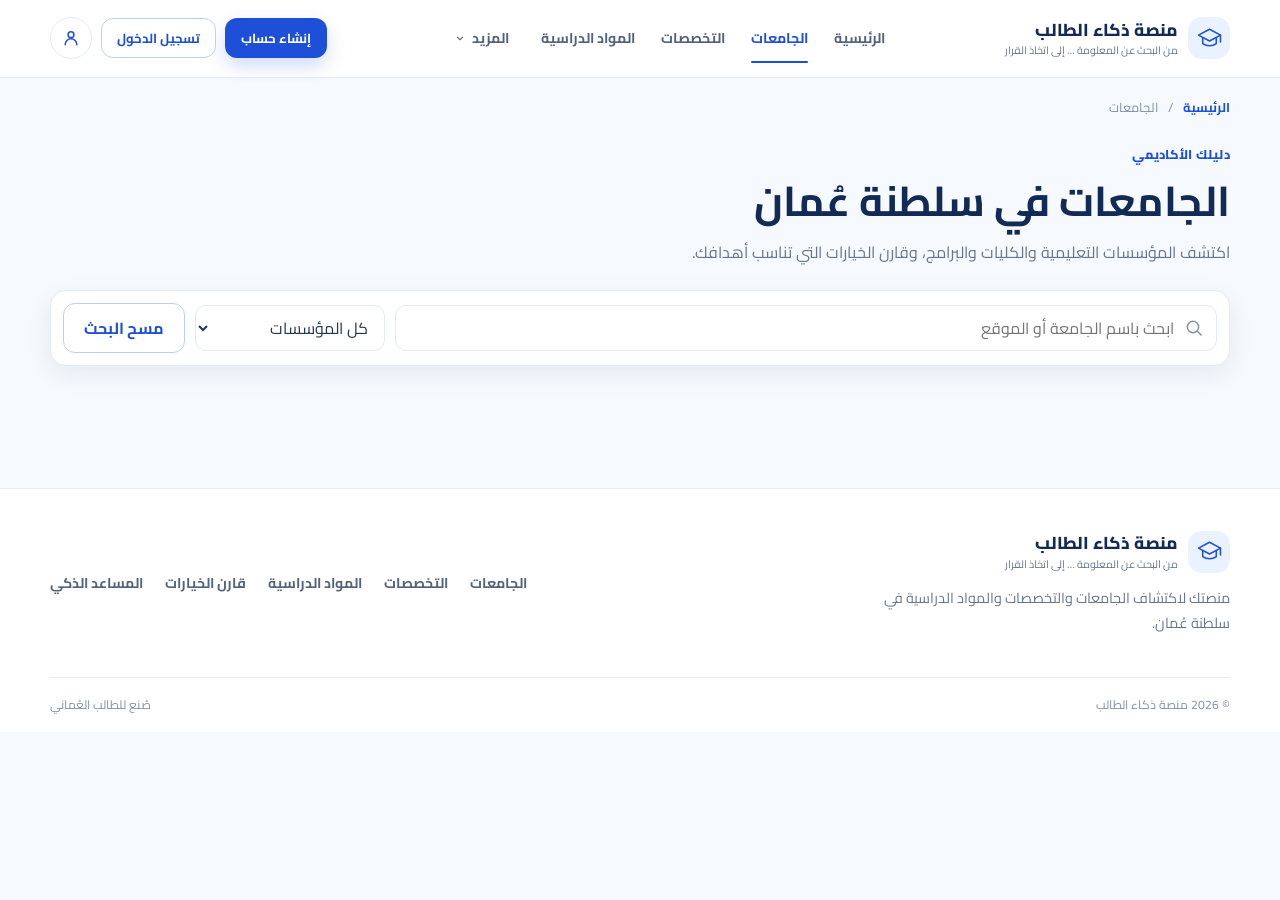
<file: universities.html>
<!doctype html>
<html lang="ar" dir="rtl">
<head>
  <meta charset="utf-8"><meta name="viewport" content="width=device-width, initial-scale=1">
  <meta name="description" content="ابحث عن الجامعات والكليات والبرامج الدراسية في سلطنة عُمان.">
  <title>الجامعات في عُمان | منصة ذكاء الطالب</title>
  <link rel="preconnect" href="https://fonts.googleapis.com"><link rel="preconnect" href="https://fonts.gstatic.com" crossorigin>
  <link href="https://fonts.googleapis.com/css2?family=Cairo:wght@400;500;600;700;800&display=swap" rel="stylesheet">
  <link rel="stylesheet" href="css/base.css"><link rel="stylesheet" href="css/components.css"><link rel="stylesheet" href="css/pages.css"><link rel="stylesheet" href="css/universities.css">
  <script defer src="js/data.js"></script><script defer src="js/universities.js"></script><script defer src="js/layout.js"></script>
</head>
<body><div data-site-header></div><main class="directory-page container">
  <nav class="breadcrumbs" aria-label="مسار الصفحة"><a href="index.html">الرئيسية</a><span aria-hidden="true">/</span><span aria-current="page">الجامعات</span></nav>
  <header class="directory-heading"><div><p class="eyebrow">دليلك الأكاديمي</p><h1>الجامعات في سلطنة عُمان</h1><p>اكتشف المؤسسات التعليمية والكليات والبرامج، وقارن الخيارات التي تناسب أهدافك.</p></div><span class="result-count" id="university-count" aria-live="polite"></span></header>
  <form class="filter-bar" id="university-filters" role="search">
    <label class="filter-search"><span class="sr-only">ابحث باسم الجامعة أو الموقع</span><svg viewBox="0 0 24 24" aria-hidden="true"><circle cx="10.8" cy="10.8" r="6.8"></circle><path d="m16 16 4.5 4.5"></path></svg><input type="search" name="q" placeholder="ابحث باسم الجامعة أو الموقع"></label>
    <label><span class="sr-only">نوع المؤسسة</span><select name="type"><option value="all">كل المؤسسات</option><option value="حكومية">حكومية</option><option value="أهلية">أهلية</option></select></label>
    <button class="button button--outline" type="reset">مسح البحث</button>
  </form>
  <div class="directory-grid" id="university-results" aria-live="polite"></div>
  <p class="empty-state" id="university-empty" hidden>لم نعثر على جامعة تطابق بحثك. جرّب كلمة أخرى.</p>
</main><div data-site-footer></div></body></html>
</file>
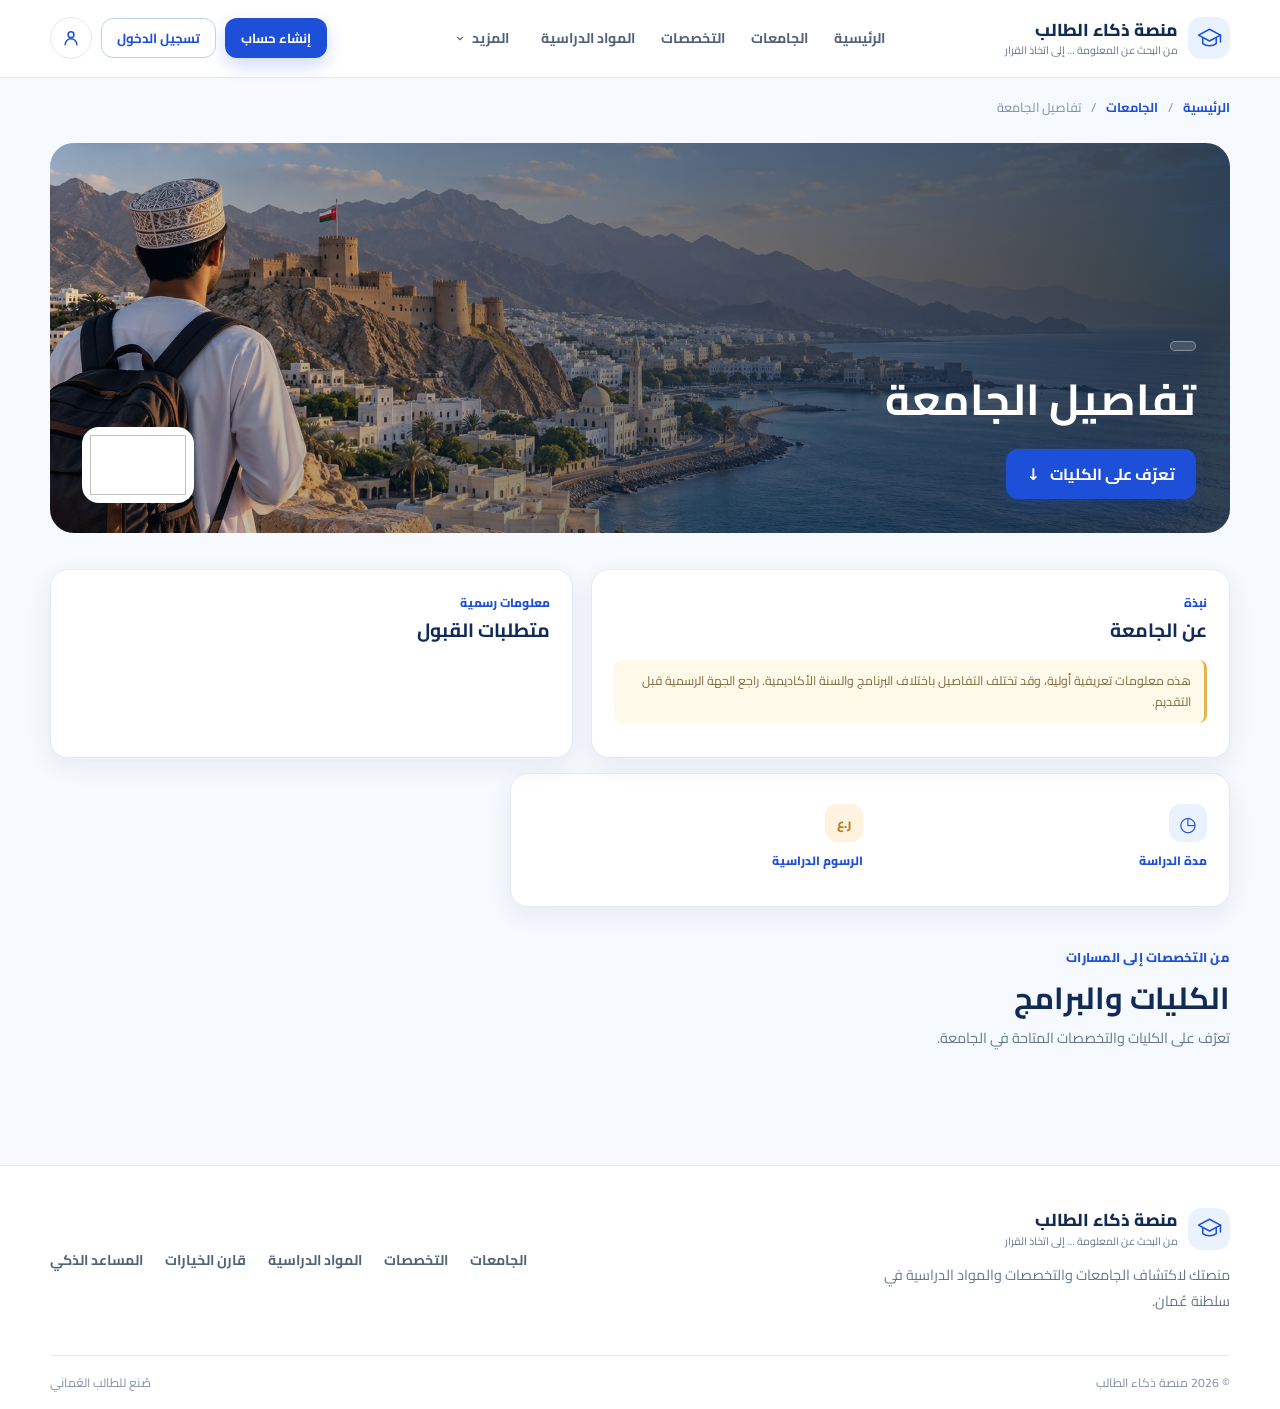
<file: university.html>
<!doctype html>
<html lang="ar" dir="rtl">
<head>
  <meta charset="utf-8"><meta name="viewport" content="width=device-width, initial-scale=1">
  <meta name="description" content="تفاصيل الجامعات والكليات والبرامج في سلطنة عُمان.">
  <title>تفاصيل الجامعة | منصة ذكاء الطالب</title>
  <link rel="preconnect" href="https://fonts.googleapis.com"><link rel="preconnect" href="https://fonts.gstatic.com" crossorigin>
  <link href="https://fonts.googleapis.com/css2?family=Cairo:wght@400;500;600;700;800&display=swap" rel="stylesheet">
  <link rel="stylesheet" href="css/base.css"><link rel="stylesheet" href="css/components.css"><link rel="stylesheet" href="css/pages.css"><link rel="stylesheet" href="css/universities.css">
  <script defer src="js/data.js"></script><script defer src="js/university.js"></script><script defer src="js/layout.js"></script>
</head>
<body><div data-site-header></div><main class="container university-detail" id="university-detail">
  <nav class="breadcrumbs" aria-label="مسار الصفحة"><a href="index.html">الرئيسية</a><span aria-hidden="true">/</span><a href="universities.html">الجامعات</a><span aria-hidden="true">/</span><span aria-current="page">تفاصيل الجامعة</span></nav>
  <section class="university-hero" id="university-hero" aria-labelledby="university-name"><div class="university-hero__image" id="university-cover"></div><div class="university-hero__content"><span class="institution-type" id="university-type"></span><h1 id="university-name">تفاصيل الجامعة</h1><p id="university-location"></p><p id="university-tagline"></p><a class="button button--primary" href="#colleges">تعرّف على الكليات <span aria-hidden="true">↓</span></a></div><div class="university-hero__badge" id="university-badge"><img id="university-logo" alt=""></div></section>
  <div class="university-stats" id="university-stats"></div>
  <div class="detail-columns">
    <section class="content-card about-card" aria-labelledby="about-title"><p class="section-label">نبذة</p><h2 id="about-title">عن الجامعة</h2><p id="university-about"></p><p class="data-note">هذه معلومات تعريفية أولية، وقد تختلف التفاصيل باختلاف البرنامج والسنة الأكاديمية. راجع الجهة الرسمية قبل التقديم.</p></section>
    <section class="content-card" aria-labelledby="admission-title"><p class="section-label">معلومات رسمية</p><h2 id="admission-title">متطلبات القبول</h2><ul class="check-list" id="admission-list"></ul></section>
  </div>
  <section class="content-card university-facts" aria-label="مدة الدراسة والرسوم"><div><span class="fact-icon" aria-hidden="true">◷</span><p class="section-label">مدة الدراسة</p><strong id="university-duration"></strong></div><div><span class="fact-icon fact-icon--gold" aria-hidden="true">ر.ع</span><p class="section-label">الرسوم الدراسية</p><strong id="university-fees"></strong></div></section>
  <section class="college-section" id="colleges" aria-labelledby="colleges-title"><div class="section-heading"><div><p class="eyebrow">من التخصصات إلى المسارات</p><h2 id="colleges-title">الكليات والبرامج</h2><p>تعرّف على الكليات والتخصصات المتاحة في الجامعة.</p></div></div><div class="college-grid" id="college-list"></div></section>
  <div class="not-found content-card" id="university-not-found" hidden><h1>لم نعثر على هذه الجامعة</h1><p>قد يكون الرابط غير صحيح أو أن الجامعة غير متاحة في الدليل حالياً.</p><a class="button button--primary" href="universities.html">العودة إلى قائمة الجامعات</a></div>
</main><div data-site-footer></div></body></html>
</file>
<file: css/base.css>
:root{color-scheme:light;--blue:#1e4fd8;--blue-dark:#1742ba;--navy:#112b56;--ink:#233751;--muted:#66778c;--line:#e5ebf3;--surface:#fff;--canvas:#f6f9fd;--pale:#eaf2ff;--shadow:0 14px 42px rgba(26,57,102,.09);--shadow-soft:0 8px 26px rgba(26,57,102,.07);--radius:18px;--font:'Cairo',system-ui,-apple-system,'Segoe UI',sans-serif}
*,*::before,*::after{box-sizing:border-box}html{scroll-behavior:smooth;scroll-padding-top:90px}body{margin:0;background:var(--canvas);color:var(--ink);font-family:var(--font);font-size:16px;line-height:1.75;-webkit-font-smoothing:antialiased}img,svg{display:block;max-width:100%}button,input,select{font:inherit}button,a{-webkit-tap-highlight-color:transparent}a{color:inherit;text-decoration:none}button{color:inherit}h1,h2,h3,p{margin-block-start:0}h1,h2,h3{color:var(--navy);line-height:1.35}::selection{background:#cfe0ff;color:var(--navy)}:focus-visible{outline:3px solid #f1ae48;outline-offset:4px;border-radius:6px}.container{width:min(1180px,calc(100% - 40px));margin-inline:auto}.sr-only{position:absolute;width:1px;height:1px;padding:0;margin:-1px;overflow:hidden;clip:rect(0,0,0,0);white-space:nowrap;border:0}.eyebrow{margin-block-end:8px;color:var(--blue);font-size:.8rem;font-weight:800;letter-spacing:.02em}.button{display:inline-flex;align-items:center;justify-content:center;gap:10px;min-height:46px;padding:10px 20px;border:1px solid transparent;border-radius:12px;font-weight:700;transition:background .2s,border-color .2s,transform .2s}.button:hover{transform:translateY(-1px)}.button--primary{background:var(--blue);color:#fff;box-shadow:0 8px 18px rgba(30,79,216,.2)}.button--primary:hover{background:var(--blue-dark)}.button--outline{border-color:#bfd0ed;background:#fff;color:var(--blue)}.button--outline:hover{border-color:var(--blue);background:#f3f7ff}.button--small{min-height:38px;padding:6px 14px;border-radius:10px;font-size:.82rem}
@media(min-width:768px){.container{width:min(1180px,calc(100% - 64px))}}@media(prefers-reduced-motion:reduce){*,*::before,*::after{scroll-behavior:auto!important;transition-duration:.01ms!important;animation-duration:.01ms!important}}
</file>
<file: css/components.css>
.site-header{position:sticky;inset-block-start:0;z-index:20;border-block-end:1px solid rgba(222,231,243,.8);background:rgba(255,255,255,.94);backdrop-filter:blur(14px)}.header-inner{display:flex;align-items:center;justify-content:space-between;min-height:76px;gap:22px}.brand{display:inline-flex;align-items:center;gap:10px;flex-shrink:0}.brand__mark{display:grid;width:42px;height:42px;place-items:center;border-radius:14px;background:#eaf2ff;color:var(--blue)}.brand__mark svg{width:27px;height:27px;fill:none;stroke:currentColor;stroke-width:1.8;stroke-linecap:round;stroke-linejoin:round}.brand__copy{display:grid;line-height:1.25}.brand__name{color:var(--navy);font-size:1.08rem;font-weight:800}.brand__tagline{margin-block-start:4px;color:var(--muted);font-size:.67rem}.main-nav{display:none;align-items:center;gap:26px}.main-nav a,.more-toggle{position:relative;padding-block:26px;color:#51627a;font-size:.88rem;font-weight:700;white-space:nowrap}.main-nav a:hover,.main-nav a[aria-current=page],.more-toggle:hover{color:var(--blue)}.main-nav a[aria-current=page]::after{position:absolute;inset-inline:0;inset-block-end:14px;height:2px;border-radius:2px;background:var(--blue);content:''}.more-menu{position:relative}.more-toggle{display:flex;align-items:center;gap:5px;border:0;background:none;cursor:pointer}.more-toggle svg{width:14px;height:14px;stroke:currentColor;stroke-width:2;fill:none}.more-options{position:absolute;inset-block-start:calc(100% - 12px);inset-inline-end:0;display:none;min-width:180px;padding:8px;border:1px solid var(--line);border-radius:14px;background:#fff;box-shadow:var(--shadow)}.more-menu[aria-expanded=true] .more-options{display:grid}.more-options a{padding:9px 12px;border-radius:9px}.more-options a:hover{background:#f3f7ff}.header-actions{display:none;align-items:center;gap:9px}.header-actions .button{min-height:40px;padding:7px 15px;font-size:.82rem}.user-button,.menu-toggle{display:grid;width:42px;height:42px;place-items:center;border:1px solid var(--line);border-radius:50%;background:#fff;color:var(--blue);cursor:pointer}.user-button svg,.menu-toggle svg{width:20px;height:20px;stroke:currentColor;stroke-width:1.8;fill:none;stroke-linecap:round;stroke-linejoin:round}.menu-toggle{border-radius:12px}.mobile-panel{position:absolute;inset-block-start:100%;inset-inline:0;display:none;padding:8px 20px 20px;border-block-end:1px solid var(--line);background:#fff;box-shadow:var(--shadow-soft)}.mobile-panel[data-open=true]{display:grid}.mobile-panel a{padding:11px 8px;border-radius:9px;color:var(--navy);font-weight:700}.mobile-panel a:hover,.mobile-panel a[aria-current=page]{background:#f2f6ff;color:var(--blue)}.mobile-panel__actions{display:flex;gap:9px;margin-block-start:8px}.mobile-panel__actions .button{flex:1}.site-footer{margin-block-start:78px;border-block-start:1px solid var(--line);background:#fff}.footer-inner{display:grid;gap:30px;padding-block:42px}.footer-brand p{max-width:380px;margin-block:12px 0;color:var(--muted);font-size:.9rem}.footer-links{display:flex;flex-wrap:wrap;gap:12px 22px}.footer-links a{color:#52647b;font-size:.88rem;font-weight:700}.footer-links a:hover{color:var(--blue)}.footer-bottom{display:flex;justify-content:space-between;gap:12px;padding-block:16px;border-block-start:1px solid var(--line);color:#8090a4;font-size:.76rem}.footer-bottom p{margin:0}@media(min-width:980px){.main-nav{display:flex}.header-actions{display:flex}.menu-toggle,.mobile-panel{display:none!important}.footer-inner{grid-template-columns:1fr auto;align-items:center}.footer-links{justify-content:flex-end}}
</file>
<file: css/pages.css>
.hero{position:relative;isolation:isolate;display:flex;min-height:570px;align-items:center;overflow:hidden;background:#dceafa url('../assets/hero.jpg') center 48%/cover no-repeat}.hero__veil{position:absolute;z-index:-1;inset:0;background:linear-gradient(270deg,rgba(245,249,255,.96) 0%,rgba(245,249,255,.9) 38%,rgba(245,249,255,.46) 68%,rgba(14,41,73,.08) 100%),linear-gradient(0deg,rgba(11,35,65,.16),transparent 35%)}.hero__content{position:relative;padding-block:55px 80px}.hero__eyebrow{display:inline-flex;padding:5px 13px;border:1px solid rgba(30,79,216,.13);border-radius:99px;background:rgba(255,255,255,.72)}.hero h1{max-width:720px;margin-block:12px 16px;font-size:clamp(2.1rem,5vw,3.75rem);font-weight:800;letter-spacing:-.04em}.hero h1 span{color:var(--blue)}.hero__copy{max-width:650px;margin-block-end:26px;color:#415675;font-size:clamp(.95rem,1.5vw,1.07rem);line-height:2}.search-panel{display:grid;grid-template-columns:1fr 1fr;gap:8px;max-width:970px;padding:9px;border:1px solid rgba(255,255,255,.85);border-radius:20px;background:rgba(255,255,255,.97);box-shadow:0 18px 45px rgba(21,47,82,.17)}.search-panel__query,.search-panel__select{min-width:0}.search-panel input,.search-panel select{width:100%;height:48px;padding-inline:14px;border:1px solid transparent;border-radius:12px;background:#f8faff;color:var(--navy);font-size:.85rem}.search-panel input::placeholder{color:#8795a9}.search-panel select{cursor:pointer}.search-panel select:disabled{color:#98a4b5;cursor:not-allowed}.search-panel__submit{display:flex;grid-column:1/-1;align-items:center;justify-content:center;gap:8px;min-height:48px;border:0;border-radius:12px;background:var(--blue);color:#fff;font-weight:800;cursor:pointer}.search-panel__submit:hover{background:var(--blue-dark)}.search-panel__submit svg{width:20px;height:20px;stroke:currentColor;stroke-width:2;fill:none;stroke-linecap:round}.hero__hint{margin-block:13px 0;color:#546883;font-size:.8rem}.scroll-cue{position:absolute;inset-block-end:20px;inset-inline-start:50%;display:grid;width:30px;height:42px;place-items:start center;padding-block-start:8px;border:1px solid rgba(255,255,255,.75);border-radius:20px;transform:translateX(50%)}.scroll-cue span{width:4px;height:9px;border-radius:4px;background:#fff;animation:scroll-hint 1.5s infinite}@keyframes scroll-hint{0%,100%{transform:translateY(0);opacity:1}70%{transform:translateY(9px);opacity:.2}}.features{position:relative;z-index:2;display:grid;grid-template-columns:repeat(2,minmax(0,1fr));margin-block-start:-26px;border:1px solid rgba(223,232,244,.88);border-radius:20px;background:rgba(255,255,255,.97);box-shadow:var(--shadow)}.feature-card{display:flex;min-height:180px;flex-direction:column;align-items:center;justify-content:center;padding:20px 13px;text-align:center;transition:background .2s}.feature-card:hover{background:#f8faff}.feature-card:not(:nth-child(2n)){border-inline-start:1px solid #edf1f6}.feature-card:nth-child(n+3){border-block-start:1px solid #edf1f6}.feature-icon{display:grid;width:48px;height:48px;place-items:center;margin-block-end:10px;border-radius:50%}.feature-icon svg{width:23px;height:23px;stroke:currentColor;stroke-width:1.8;fill:none;stroke-linecap:round;stroke-linejoin:round}.feature-icon--blue{background:#e7f0ff;color:#2861c7}.feature-icon--teal{background:#e3f6f2;color:#208c7b}.feature-icon--amber{background:#fff2df;color:#d59026}.feature-icon--violet{background:#f0eaff;color:#8057c7}.feature-icon--green{background:#e5f5e9;color:#398653}.feature-icon--rose{background:#e5f3f7;color:#29728f}.feature-card strong{margin-block-end:4px;color:var(--navy);font-size:.9rem}.feature-card>span:last-child{max-width:210px;color:#78889d;font-size:.75rem;line-height:1.6}.universities-section{padding-block:60px 0}.section-heading{display:flex;align-items:flex-end;justify-content:space-between;gap:20px;margin-block-end:22px}.section-heading h2,.decision-banner h2{margin-block-end:7px;font-size:clamp(1.4rem,2.8vw,1.9rem)}.section-heading p:not(.eyebrow){margin:0;color:var(--muted);font-size:.9rem}.text-link{display:inline-flex;flex-shrink:0;align-items:center;gap:8px;color:var(--blue);font-size:.87rem;font-weight:800}.text-link:hover{color:var(--blue-dark)}.university-grid{display:grid;grid-template-columns:1fr;gap:18px}.university-card{overflow:hidden;border:1px solid #e7edf5;border-radius:var(--radius);background:#fff;box-shadow:var(--shadow-soft);transition:transform .2s,box-shadow .2s}.university-card:hover{transform:translateY(-3px);box-shadow:var(--shadow)}.university-card__cover{position:relative;display:block;height:170px;overflow:visible;background-color:#dce9f2;background-image:linear-gradient(135deg,rgba(19,50,89,.1),rgba(32,79,136,.1)),linear-gradient(0deg,rgba(255,255,255,.12),transparent),url('../assets/hero.jpg');background-size:cover;background-position:center 60%}.university-card__cover--squ{background-position:center 56%;background-image:linear-gradient(135deg,rgba(19,50,89,.08),rgba(32,79,136,.08)),url('../assets/universities/squ/cover.png')}.university-card__cover--utas{background-position:center 48%;background-image:linear-gradient(135deg,rgba(19,50,89,.08),rgba(32,79,136,.08)),url('../assets/universities/utas/cover.png')}.university-card__cover--nizwa{background-position:center 67%;background-image:linear-gradient(135deg,rgba(19,50,89,.08),rgba(32,79,136,.08)),url('../assets/universities/nizwa/cover.png')}.university-card__cover--muscat{background-position:center 53%;background-image:linear-gradient(135deg,rgba(19,50,89,.08),rgba(32,79,136,.08)),url('../assets/universities/muscat/cover.jpg')}.university-card__seal{position:absolute;inset-block-end:-18px;inset-inline-end:17px;display:grid;width:58px;height:58px;place-items:center;border:4px solid #fff;border-radius:18px;background:#f0f5ff;color:var(--blue);font-size:1.4rem;font-weight:800;box-shadow:0 5px 14px rgba(24,49,84,.13)}.university-card__body{padding:21px 18px 18px}.university-card__location{margin-block-end:3px;color:#8492a5;font-size:.72rem}.university-card h3{margin-block-end:4px;font-size:1.02rem}.university-card__tagline{min-height:24px;margin-block-end:14px;color:#718096;font-size:.78rem}.university-card__meta{display:flex;gap:16px;margin-block-end:15px;padding-block-start:11px;border-block-start:1px solid #edf1f6;color:#64758b;font-size:.75rem}.decision-banner{display:flex;flex-direction:column;align-items:flex-start;gap:20px;margin-block-start:65px;padding:28px;border:1px solid #dce8fb;border-radius:22px;background:linear-gradient(115deg,#f5f9ff,#e8f1ff)}.decision-banner p:last-of-type{margin:0;color:var(--muted)}@media(min-width:600px){.search-panel{grid-template-columns:1.2fr repeat(2,.75fr);border-radius:999px}.search-panel input,.search-panel select{height:50px;border-radius:999px;background:#fff}.search-panel__submit{grid-column:auto;width:50px;min-height:50px;border-radius:50%;font-size:0}.search-panel__submit span{display:none}.features{grid-template-columns:repeat(3,minmax(0,1fr))}.feature-card:not(:nth-child(2n)){border-inline-start:0}.feature-card:not(:nth-child(3n)){border-inline-start:1px solid #edf1f6}.feature-card:nth-child(n+3){border-block-start:0}.feature-card:nth-child(n+4){border-block-start:1px solid #edf1f6}.university-grid{grid-template-columns:repeat(2,minmax(0,1fr))}.decision-banner{flex-direction:row;align-items:center;justify-content:space-between;padding:34px 40px}}@media(min-width:768px){.hero{min-height:600px}.hero__content{padding-block:70px 90px}.search-panel{grid-template-columns:1.25fr repeat(4,.72fr) 54px}.features{grid-template-columns:repeat(6,minmax(0,1fr));margin-block-start:-34px}.feature-card{min-height:170px;padding-inline:12px}.feature-card:not(:nth-child(3n)){border-inline-start:0}.feature-card:not(:nth-child(6n)){border-inline-start:1px solid #edf1f6}.feature-card:nth-child(n+4){border-block-start:0}.feature-card:nth-child(n+7){border-block-start:1px solid #edf1f6}.university-grid{grid-template-columns:repeat(4,minmax(0,1fr))}.university-card__cover{height:152px}.universities-section{padding-block-start:66px}}@media(max-width:599px){.hero{min-height:660px;align-items:flex-start;background-position:39% center}.hero__veil{background:linear-gradient(180deg,rgba(245,249,255,.97) 0%,rgba(245,249,255,.93) 50%,rgba(245,249,255,.22) 100%)}.hero__content{padding-block:56px 60px}.hero h1{font-size:2.2rem}.search-panel{grid-template-columns:1fr 1fr;border-radius:18px}.search-panel__query{grid-column:1/-1}.search-panel__submit{grid-column:1/-1}.section-heading{align-items:flex-start}.section-heading p:not(.eyebrow){max-width:300px}.universities-section{padding-block-start:45px}}
</file>
<file: css/roadmap.css>
.roadmap-section{display:grid;gap:22px;margin-block-start:56px;padding:25px;border:1px solid #dce8fb;border-radius:22px;background:linear-gradient(135deg,#f5f9ff,#eef5ff)}.roadmap-copy h2{max-width:620px;margin-block-end:8px;font-size:clamp(1.35rem,2.6vw,1.85rem)}.roadmap-copy>p:last-child{max-width:720px;margin:0;color:var(--muted);font-size:.87rem}.roadmap-steps{position:relative;display:grid;gap:12px;margin:0;padding:0;list-style:none}.roadmap-steps::before{position:absolute;inset-block:17px;inset-inline-start:17px;width:2px;background:#d3e1f6;content:''}.roadmap-step{position:relative;display:grid;grid-template-columns:36px 1fr;gap:0 11px;align-items:center;min-height:57px;padding:8px 10px;border:1px solid rgba(215,227,245,.9);border-radius:13px;background:rgba(255,255,255,.78)}.roadmap-step>span{z-index:1;display:grid;width:34px;height:34px;grid-row:span 2;place-items:center;border:3px solid #f2f7ff;border-radius:50%;background:#dce7f6;color:#596d89;font-size:.78rem;font-weight:800}.roadmap-step strong{color:#647891;font-size:.82rem}.roadmap-step small{color:#929eaf;font-size:.69rem}.roadmap-step--current{border-color:#bfd3f5;background:#fff;box-shadow:0 5px 15px rgba(34,75,132,.07)}.roadmap-step--current>span{background:var(--blue);color:#fff}.roadmap-step--current strong{color:var(--navy)}.roadmap-step--current small{color:var(--blue)}@media(min-width:760px){.roadmap-section{gap:25px;margin-block-start:64px;padding:34px}.roadmap-steps{grid-template-columns:repeat(5,minmax(0,1fr));gap:10px}.roadmap-steps::before{inset-block-start:24px;inset-block-end:auto;inset-inline:7%;width:auto;height:2px}.roadmap-step{grid-template-columns:1fr;grid-template-rows:40px auto auto;align-content:start;justify-items:start;gap:2px;min-height:127px;padding:12px}.roadmap-step>span{grid-row:auto}.roadmap-step strong{font-size:.77rem}.roadmap-step small{font-size:.66rem}}
</file>
<file: css/universities.css>
.directory-page{padding-block:18px 20px}
.breadcrumbs{display:flex;align-items:center;gap:10px;margin-block-end:25px;color:#8090a4;font-size:.8rem}
.breadcrumbs a{color:var(--blue);font-weight:700}.breadcrumbs a:hover{text-decoration:underline}
.directory-heading{display:flex;align-items:flex-end;justify-content:space-between;gap:20px;margin-block-end:24px}
.directory-heading h1{margin-block-end:8px;font-size:clamp(1.8rem,4vw,2.6rem)}.directory-heading p:not(.eyebrow){max-width:660px;margin:0;color:var(--muted)}.result-count{flex-shrink:0;color:#7b8ba0;font-size:.83rem}
.filter-bar{display:grid;grid-template-columns:1fr 1fr;gap:10px;margin-block-end:24px;padding:12px;border:1px solid var(--line);border-radius:16px;background:#fff;box-shadow:var(--shadow-soft)}
.filter-bar select{width:100%;height:46px;padding-inline:12px;border:1px solid var(--line);border-radius:11px;background:#fff;color:var(--ink)}.filter-bar .button{grid-column:1/-1}
.filter-search{position:relative;grid-column:1/-1}.filter-search svg{position:absolute;inset-inline-start:13px;inset-block-start:13px;width:20px;height:20px;stroke:#8292a7;stroke-width:1.8;fill:none;stroke-linecap:round}.filter-search input{width:100%;height:46px;padding-inline:42px 14px;border:1px solid var(--line);border-radius:11px;background:#fff;color:var(--ink)}.filter-search input:focus,.filter-bar select:focus{border-color:#8da9e7;outline:3px solid #eaf0ff}
.directory-grid{display:grid;grid-template-columns:1fr;gap:18px}.directory-card{overflow:hidden;border:1px solid #e7edf5;border-radius:var(--radius);background:#fff;box-shadow:var(--shadow-soft);transition:transform .2s,box-shadow .2s}.directory-card:hover{transform:translateY(-3px);box-shadow:var(--shadow)}
.directory-card__cover{position:relative;display:block;height:165px;overflow:visible;background:#dce8f2 url('../assets/hero.jpg') center 55%/cover no-repeat}.directory-card__cover--squ{background-position:70% 54%}.directory-card__cover--utas{background-position:46% 62%}.directory-card__cover--nizwa{background-position:58% 69%}.directory-card__cover--muscat{background-position:89% 52%}.directory-card__cover--buraimi{background-position:30% 58%}
.directory-card__cover--squ{background-image:linear-gradient(135deg,rgba(19,50,89,.1),rgba(32,79,136,.1)),url('../assets/universities/squ/cover.png')}.directory-card__cover--utas{background-image:linear-gradient(135deg,rgba(19,50,89,.1),rgba(32,79,136,.1)),url('../assets/universities/utas/cover.png')}.directory-card__cover--nizwa{background-image:linear-gradient(135deg,rgba(19,50,89,.1),rgba(32,79,136,.1)),url('../assets/universities/nizwa/cover.png')}.directory-card__cover--muscat{background-image:linear-gradient(135deg,rgba(19,50,89,.1),rgba(32,79,136,.1)),url('../assets/universities/muscat/cover.jpg')}.directory-card__cover--buraimi{background-image:linear-gradient(135deg,rgba(19,50,89,.1),rgba(32,79,136,.1)),url('../assets/universities/buraimi/cover.png')}
.directory-card__badge,.university-hero__badge{position:absolute;inset-block-end:-19px;inset-inline-end:18px;display:grid;width:60px;height:60px;place-items:center;border:4px solid #fff;border-radius:19px;background:#eff5ff;color:var(--blue);font-size:1.35rem;font-weight:800;box-shadow:0 5px 16px rgba(24,49,84,.15)}
.directory-card__content{padding:22px 19px 19px}.directory-card__topline{display:flex;justify-content:space-between;gap:8px;margin-block-end:5px;color:#8290a2;font-size:.7rem}.directory-card__topline span:first-child{color:var(--blue);font-weight:800}.directory-card h2{margin-block-end:4px;font-size:1.03rem}.directory-card h2 a:hover{color:var(--blue)}.directory-card__content>p{min-height:26px;margin-block-end:12px;color:var(--muted);font-size:.8rem}.directory-card__meta{display:flex;gap:17px;margin-block-end:15px;padding-block-start:10px;border-block-start:1px solid #edf1f6;color:#63758c;font-size:.76rem}
.empty-state{padding:35px;border:1px dashed #c9d5e6;border-radius:16px;background:#fff;color:var(--muted);text-align:center}
.university-detail{padding-block:18px 15px}.university-hero{position:relative;display:flex;min-height:330px;align-items:flex-end;overflow:hidden;border-radius:24px;background:#dce8f2}.university-hero__image{position:absolute;inset:0;background-image:linear-gradient(270deg,rgba(9,34,65,.85),rgba(9,34,65,.43) 63%,rgba(9,34,65,.08)),url('../assets/hero.jpg');background-position:center 58%;background-size:cover}
.university-hero__image[data-university="squ"]{background-position:67% 50%;background-image:linear-gradient(270deg,rgba(9,34,65,.85),rgba(9,34,65,.43) 63%,rgba(9,34,65,.08)),url('../assets/universities/squ/cover.png')}.university-hero__image[data-university="utas"]{background-position:42% 55%;background-image:linear-gradient(270deg,rgba(9,34,65,.85),rgba(9,34,65,.43) 63%,rgba(9,34,65,.08)),url('../assets/universities/utas/cover.png')}.university-hero__image[data-university="nizwa"]{background-position:56% 73%;background-image:linear-gradient(270deg,rgba(9,34,65,.85),rgba(9,34,65,.43) 63%,rgba(9,34,65,.08)),url('../assets/universities/nizwa/cover.png')}.university-hero__image[data-university="muscat"]{background-position:89% 56%;background-image:linear-gradient(270deg,rgba(9,34,65,.85),rgba(9,34,65,.43) 63%,rgba(9,34,65,.08)),url('../assets/universities/muscat/cover.jpg')}.university-hero__image[data-university="buraimi"]{background-position:30% 58%;background-image:linear-gradient(270deg,rgba(9,34,65,.85),rgba(9,34,65,.43) 63%,rgba(9,34,65,.08)),url('../assets/universities/buraimi/cover.png')}
.university-hero__content{position:relative;z-index:1;max-width:760px;padding:34px;color:#fff}.university-hero__content h1{margin-block:12px 5px;color:#fff;font-size:clamp(1.8rem,4vw,2.7rem)}.university-hero__content p{margin-block-end:8px;color:rgba(255,255,255,.9)}.university-hero__content .button{margin-block-start:12px}.institution-type{display:inline-flex;padding:4px 12px;border:1px solid rgba(255,255,255,.35);border-radius:30px;background:rgba(255,255,255,.14);color:#fff;font-size:.76rem;font-weight:700}.university-hero__badge{inset-inline-end:32px;inset-block-end:30px;width:76px;height:76px;border-radius:23px;font-size:1.8rem}
.university-stats{display:grid;grid-template-columns:repeat(3,1fr);gap:10px;margin-block:15px}.university-stats>div{display:grid;gap:0;justify-items:center;padding:13px 8px;border:1px solid var(--line);border-radius:14px;background:#fff;text-align:center}.university-stats strong{color:var(--blue);font-size:1rem}.university-stats span{color:var(--muted);font-size:.72rem}
.detail-columns{display:grid;grid-template-columns:1fr;gap:15px;margin-block:15px}.content-card{padding:22px;border:1px solid var(--line);border-radius:var(--radius);background:#fff;box-shadow:var(--shadow-soft)}.content-card h2{margin-block-end:11px;font-size:1.2rem}.content-card>p:not(.section-label){color:#536780}.section-label{margin-block-end:5px;color:var(--blue);font-size:.75rem;font-weight:800}.data-note{padding:10px 13px;border-inline-start:3px solid #e4b650;border-radius:8px;background:#fff9e9;color:#7d6a3d!important;font-size:.77rem}.check-list{display:grid;gap:12px;margin:0;padding-inline-start:22px;color:#52667f}.check-list li::marker{color:var(--blue)}
.university-facts{display:grid;grid-template-columns:1fr 1fr;gap:15px;margin-block:15px}.university-facts>div{position:relative;padding:8px 0}.university-facts strong{display:block;color:var(--navy);font-size:.95rem;line-height:1.6}.fact-icon{display:grid;width:38px;height:38px;place-items:center;margin-block-end:8px;border-radius:12px;background:#eaf2ff;color:var(--blue);font-size:1.25rem;font-weight:800}.fact-icon--gold{background:#fff3df;color:#b78022;font-size:.8rem}
.college-section{padding-block-start:24px}.college-grid{display:grid;grid-template-columns:1fr;gap:13px}.college-card{padding:18px;border:1px solid var(--line);border-radius:16px;background:#fff;box-shadow:var(--shadow-soft)}.college-card__icon{display:grid;width:42px;height:42px;place-items:center;margin-block-end:11px;border-radius:13px;background:#edf4ff;color:var(--blue)}.college-card__icon svg{width:22px;height:22px;stroke:currentColor;stroke-width:1.7;fill:none;stroke-linecap:round;stroke-linejoin:round}.college-card h3{margin-block-end:4px;font-size:.98rem}.college-card p{margin-block-end:10px;color:#667990;font-size:.8rem}.college-card__count{display:block;margin-block-end:11px;color:#8492a5;font-size:.73rem}.college-card>a{color:var(--blue);font-size:.79rem;font-weight:800}.college-card>a:hover{text-decoration:underline}.not-found{text-align:center}.not-found[hidden]{display:none}
@media(min-width:620px){.filter-bar{grid-template-columns:minmax(0,1fr) 190px auto;align-items:center}.filter-search,.filter-bar .button{grid-column:auto}.directory-grid{grid-template-columns:repeat(2,minmax(0,1fr))}.detail-columns{grid-template-columns:1.1fr .9fr}.college-grid{grid-template-columns:repeat(2,minmax(0,1fr))}.university-stats>div{padding:17px}.university-stats strong{font-size:1.2rem}}
@media(min-width:960px){.directory-grid{grid-template-columns:repeat(3,minmax(0,1fr))}.directory-card__cover{height:175px}.university-hero{min-height:390px}.college-grid{grid-template-columns:repeat(3,minmax(0,1fr))}.university-stats{gap:14px;margin-block:18px}.detail-columns{gap:18px}.university-facts{grid-template-columns:1fr 1fr;max-width:720px}}
.university-card__seal,.directory-card__badge,.university-hero__badge{overflow:hidden;background:#fff}
.university-card__seal{width:82px;height:62px;border-radius:16px}
.directory-card__badge{width:90px;height:64px;border-radius:16px}
.university-hero__badge{width:112px;height:76px;border-radius:17px}
.university-card__seal img,.directory-card__badge img,.university-hero__badge img{width:100%;height:100%;padding:4px;object-fit:contain}
.university-card__cover--muscat .university-card__seal img,.directory-card__cover--muscat .directory-card__badge img,.university-hero__image[data-university="muscat"]~.university-hero__badge img{transform:scale(1.65)}
</file>
<file: css/assistant.css>
.assistant-page{max-width:1000px;padding-block:18px 20px}.assistant-heading{display:flex;align-items:center;gap:16px;margin-block:12px 23px}.assistant-avatar{display:grid;width:58px;height:58px;flex:0 0 auto;place-items:center;border:1px solid #d6e4fb;border-radius:19px;background:#eaf2ff;color:var(--blue)}.assistant-avatar svg{width:31px;height:31px;stroke:currentColor;stroke-width:1.7;fill:none;stroke-linecap:round;stroke-linejoin:round}.assistant-heading h1{margin-block:1px 3px;font-size:clamp(1.55rem,4vw,2.1rem)}.assistant-heading p:last-child{margin:0;color:var(--muted);font-size:.83rem}.chat-shell{overflow:hidden;border:1px solid #e1e8f2;border-radius:21px;background:#fff;box-shadow:var(--shadow)}.chat-messages{display:grid;max-height:min(55vh,580px);min-height:290px;align-content:start;gap:14px;overflow-y:auto;padding:18px;background:linear-gradient(180deg,#f7faff,#fff)}.chat-message{display:flex;align-items:flex-start;gap:9px}.chat-message__avatar{display:grid;width:31px;height:31px;flex:0 0 auto;place-items:center;border-radius:11px;background:#e5efff;color:var(--blue);font-size:.79rem;font-weight:800}.chat-message__body{max-width:min(88%,700px);padding:12px 15px;border:1px solid #e5ebf3;border-radius:15px 5px 15px 15px;background:#fff;box-shadow:0 3px 12px rgba(26,57,102,.04)}.chat-message__body>p{margin:0;color:#364d68;font-size:.87rem;line-height:1.9;white-space:pre-wrap}.chat-message--user{flex-direction:row-reverse}.chat-message--user .chat-message__avatar{background:var(--blue);color:#fff}.chat-message--user .chat-message__body{border-color:#d9e5ff;border-radius:5px 15px 15px 15px;background:#edf3ff}.message-sources{margin-block-start:11px;padding-block-start:9px;border-block-start:1px solid #edf1f6}.message-sources strong{color:#657a94;font-size:.73rem}.message-sources ul{display:flex;flex-wrap:wrap;gap:7px;margin:7px 0 0;padding:0;list-style:none}.message-sources a{display:inline-flex;padding:4px 9px;border:1px solid #dce6f5;border-radius:30px;background:#f7faff;color:var(--blue);font-size:.7rem;font-weight:700}.message-sources a:hover{background:#eaf2ff}.suggested-questions{padding:14px 17px 0}.suggested-questions>p{margin-block-end:8px;color:#8391a3;font-size:.72rem;font-weight:700}.suggested-questions>div{display:flex;flex-wrap:wrap;gap:7px}.suggested-questions button{max-width:100%;padding:7px 12px;border:1px solid #dce6f5;border-radius:30px;background:#fff;color:#526b8a;font-family:var(--font);font-size:.72rem;line-height:1.5;text-align:start;cursor:pointer}.suggested-questions button:hover{border-color:#9cb6e8;background:#f4f8ff;color:var(--blue)}.chat-composer{display:flex;align-items:flex-end;gap:9px;margin:13px 17px 0;padding:8px;border:1px solid #dae3ef;border-radius:16px;background:#fff}.chat-composer:focus-within{border-color:#91abe4;box-shadow:0 0 0 3px #edf3ff}.chat-composer textarea{width:100%;min-height:42px;max-height:132px;resize:vertical;overflow-y:auto;padding:9px 11px;border:0;outline:0!important;background:transparent;color:var(--ink);font:inherit;font-size:.84rem;line-height:1.6}.chat-composer textarea::placeholder{color:#98a4b3}.chat-composer .button{min-height:42px;flex-shrink:0;padding:8px 13px;border-radius:12px;font-size:.76rem}.chat-composer .button svg{width:18px;height:18px;stroke:currentColor;stroke-width:1.7;fill:none;stroke-linecap:round;stroke-linejoin:round}.assistant-disclaimer{margin:9px 18px 16px;color:#8b98a8;font-size:.68rem}@media(min-width:700px){.assistant-page{padding-block-start:23px}.chat-messages{padding:24px}.chat-composer{margin-inline:24px}.suggested-questions{padding-inline:24px}.assistant-disclaimer{margin-inline:25px}.chat-message__body{padding:14px 17px}}
</file>
<file: css/compare.css>
.compare-page{padding-block:18px 20px}.compare-intro{padding-block:13px 24px}.compare-intro h1{margin-block-end:8px;font-size:clamp(1.9rem,4vw,2.7rem)}.compare-intro p:last-child{margin:0;color:var(--muted)}.compare-controls{padding:20px}.compare-controls h2{margin-block-end:13px;font-size:1.1rem}.compare-mode{display:flex;gap:9px;margin:0 0 18px;padding:0;border:0}.compare-mode label{cursor:pointer}.compare-mode input{position:absolute;opacity:0;pointer-events:none}.compare-mode span{display:block;padding:8px 17px;border:1px solid var(--line);border-radius:999px;background:#fff;color:#5e7189;font-size:.83rem;font-weight:700}.compare-mode input:checked+span{border-color:var(--blue);background:#edf3ff;color:var(--blue)}.compare-mode input:focus-visible+span{outline:3px solid #f1ae48;outline-offset:3px}.compare-selects{display:grid;grid-template-columns:1fr;gap:13px;align-items:end}.compare-selects label{display:grid;gap:6px;color:var(--navy);font-size:.8rem;font-weight:700}.compare-selects select{width:100%;min-height:48px;padding-inline:12px;border:1px solid #dce4ef;border-radius:12px;background:#fff;color:var(--ink)}.compare-selects select:focus-visible{border-color:var(--blue)}.compare-versus{display:none}.compare-hint{margin:13px 0 0;color:#77889e;font-size:.77rem}.comparison-result{margin-block-start:26px}.comparison-title{display:flex;align-items:flex-end;justify-content:space-between;gap:15px;margin-block-end:14px}.comparison-title h2{margin:0;font-size:clamp(1.2rem,2.5vw,1.65rem)}.comparison-table-wrap{overflow-x:auto;border:1px solid var(--line);border-radius:17px;background:#fff;box-shadow:var(--shadow-soft)}.comparison-table{width:100%;min-width:680px;border-collapse:collapse;text-align:start}.comparison-table th,.comparison-table td{padding:13px 15px;border-block-end:1px solid #edf1f6;vertical-align:top;font-size:.81rem}.comparison-table thead th{background:#f0f5ff;color:var(--navy);font-size:.84rem;font-weight:800}.comparison-table thead th:first-child{width:155px;color:#536780}.comparison-table tbody th{width:155px;background:#fafbfd;color:#536780;font-weight:800}.comparison-table tbody td{color:#263b56;line-height:1.7}.comparison-table tbody tr:last-child>*{border-block-end:0}.comparison-footnote,.compare-footnote{margin-block:12px 0;color:#8593a5;font-size:.73rem}.compare-page [hidden]{display:none!important}@media(min-width:700px){.compare-controls{padding:27px}.compare-selects{grid-template-columns:minmax(0,1fr) auto minmax(0,1fr);gap:16px}.compare-versus{display:block;padding-block-end:12px;color:#8b99ab;font-size:.78rem}.compare-intro{padding-block:20px 28px}.comparison-table th,.comparison-table td{padding:16px 19px}.comparison-table thead th:first-child,.comparison-table tbody th{width:200px}}
</file>
<file: css/academics.css>
.academic-grid{display:grid;grid-template-columns:1fr;gap:16px}.academic-card{display:flex;flex-direction:column;align-items:flex-start;padding:21px;border:1px solid var(--line);border-radius:var(--radius);background:#fff;box-shadow:var(--shadow-soft);transition:transform .2s,box-shadow .2s}.academic-card:hover{transform:translateY(-3px);box-shadow:var(--shadow)}.academic-card__icon,.academic-hero__icon,.course-row__icon{display:grid;width:48px;height:48px;flex:0 0 auto;place-items:center;border-radius:15px;background:#edf4ff;color:var(--blue)}.academic-card__icon svg,.academic-hero__icon svg,.course-row__icon svg{width:25px;height:25px;stroke:currentColor;stroke-width:1.7;fill:none;stroke-linecap:round;stroke-linejoin:round}.academic-card__university{margin-block:14px 3px;color:var(--blue);font-size:.78rem;font-weight:800}.academic-card h2{margin-block-end:2px;font-size:1.12rem}.academic-card h2 a:hover{color:var(--blue)}.academic-card__college{margin-block-end:13px;color:var(--muted);font-size:.82rem}.academic-card__facts{display:flex;flex-wrap:wrap;gap:9px;margin-block:0 17px}.academic-card__facts span,.course-row__tags span{padding:4px 10px;border-radius:30px;background:#f2f6fc;color:#60738c;font-size:.7rem}.academic-card .button{margin-block-start:auto}
.academic-detail{padding-block:18px 15px}.academic-hero{display:flex;align-items:center;gap:18px;padding:25px 21px;border:1px solid #dce8fb;border-radius:22px;background:linear-gradient(115deg,#f8fbff,#eaf2ff)}.academic-hero__icon{width:60px;height:60px;border-radius:18px}.academic-hero__icon svg{width:31px;height:31px}.academic-hero h1{margin-block:3px 0;font-size:clamp(1.5rem,3.5vw,2.2rem)}.academic-hero__sub{margin:4px 0 0;color:var(--muted);font-size:.85rem}.academic-hero .button{margin-inline-start:auto;flex-shrink:0}.academic-hero__icon--amber{background:#fff3df;color:#bf8120}.academic-stats{display:grid;grid-template-columns:repeat(3,minmax(0,1fr));gap:9px;margin-block:14px}.academic-stats>div{display:grid;justify-items:center;padding:14px 7px;border:1px solid var(--line);border-radius:14px;background:#fff;text-align:center}.academic-stats strong{color:var(--blue);font-size:.95rem}.academic-stats span{color:var(--muted);font-size:.7rem}.plan-overview{margin-block:16px}.plan-overview>p:not(.section-label){color:#536780}.major-requirements{display:grid;grid-template-columns:1fr;gap:10px;margin-block-start:19px}.major-requirements article{padding:15px;border-radius:13px;background:#f7f9fd}.major-requirements h3{margin-block-end:5px;font-size:.87rem}.major-requirements p{margin:0;color:#667990;font-size:.79rem}
.timeline-section,.course-section{padding-block-start:32px}.study-timeline{position:relative;display:grid;gap:16px;margin:22px 0 0;padding:0;list-style:none}.study-timeline::before{position:absolute;inset-block:13px;inset-inline-start:17px;width:2px;background:#dce6f5;content:''}.timeline-item{position:relative;display:grid;grid-template-columns:36px minmax(0,1fr);gap:13px;align-items:start}.timeline-marker{z-index:1;display:grid;width:36px;height:36px;place-items:center;border:3px solid #fff;border-radius:50%;background:var(--blue);color:#fff;font-size:.78rem;font-weight:800;box-shadow:0 0 0 1px #d8e4f7}.timeline-item article{padding:16px;border:1px solid var(--line);border-radius:15px;background:#fff;box-shadow:var(--shadow-soft)}.timeline-kicker{margin-block-end:2px;color:var(--blue);font-size:.75rem;font-weight:800}.timeline-item h3{margin-block-end:5px;font-size:.98rem}.timeline-item article>p:not(.timeline-kicker){margin-block-end:10px;color:var(--muted);font-size:.77rem}.timeline-item ul{display:grid;gap:7px;margin:0;padding:0;list-style:none}.timeline-item li{display:flex;justify-content:space-between;gap:10px;color:#536780;font-size:.78rem}.timeline-item li a{color:var(--navy);font-weight:700}.timeline-item li a:hover{color:var(--blue)}.timeline-item li span{flex-shrink:0;color:#8190a4}
.course-table-wrap{overflow-x:auto;border:1px solid var(--line);border-radius:15px;background:#fff;box-shadow:var(--shadow-soft)}.course-table{width:100%;min-width:690px;border-collapse:collapse;text-align:start}.course-table th,.course-table td{padding:12px 14px;border-block-end:1px solid #edf1f6;font-size:.78rem;vertical-align:top}.course-table thead th{background:#f5f8fc;color:#556a84;font-size:.73rem}.course-table tbody tr:last-child>*{border-block-end:0}.course-table tbody th{color:var(--navy);font-weight:700}.course-table a{color:var(--blue)}.course-table a:hover{text-decoration:underline}
.course-list{display:grid;gap:12px}.course-row{display:flex;align-items:center;gap:15px;padding:17px;border:1px solid var(--line);border-radius:16px;background:#fff;box-shadow:var(--shadow-soft);transition:transform .2s,box-shadow .2s}.course-row:hover{transform:translateY(-2px);box-shadow:var(--shadow)}.course-row__icon{width:43px;height:43px;border-radius:13px}.course-row__icon svg{width:22px;height:22px}.course-row__main{min-width:0;flex:1}.course-row__main>p{margin-block-end:2px;color:var(--blue);font-size:.72rem;font-weight:700}.course-row h2{margin-block-end:8px;font-size:1rem}.course-row h2 a:hover{color:var(--blue)}.course-row__tags{display:flex;flex-wrap:wrap;gap:6px}.course-row__link{display:flex;align-items:center;gap:7px;flex-shrink:0;color:var(--blue);font-size:.77rem;font-weight:800}.course-row__link:hover{text-decoration:underline}
.official-section{margin-block:15px;border-inline-start:4px solid #3766bb}.official-section .section-heading{align-items:flex-start}.official-section .section-heading p{margin:3px 0 0;color:var(--muted);font-size:.78rem}.source-label{display:inline-flex;margin-block-end:7px;padding:4px 11px;border-radius:30px;font-size:.72rem;font-weight:800}.source-label--official{background:#eaf1ff;color:#2451a7}.source-label--students{background:#e8f5ef;color:#23714c}.course-facts{display:grid;grid-template-columns:1fr;gap:0;margin:0}.course-facts>div{padding:12px 2px;border-block-end:1px solid #edf1f6}.course-facts>div:last-child{border-block-end:0}.course-facts dt{margin-block-end:3px;color:#8190a4;font-size:.75rem}.course-facts dd{margin:0;color:var(--navy);font-size:.9rem;font-weight:700}.reviews-section{margin-block-start:34px;padding:23px;border:1px solid #dcece3;border-radius:20px;background:linear-gradient(140deg,#f5fbf7,#fff)}.reviews-heading{display:flex;align-items:flex-end;justify-content:space-between;gap:16px;margin-block-end:18px}.reviews-heading h2{margin-block:2px 5px;font-size:1.35rem}.reviews-heading p{margin:0;color:var(--muted);font-size:.8rem}.review-summary{display:grid;flex-shrink:0;gap:0;justify-items:end;padding:9px 13px;border:1px solid #dcece3;border-radius:13px;background:#fff}.review-summary strong{color:#246e4a;font-size:.94rem}.review-summary span{color:#8190a4;font-size:.7rem}.review-grid{display:grid;grid-template-columns:1fr;gap:12px}.review-card{padding:16px;border:1px solid #e5eee8;border-radius:15px;background:#fff}.review-card__top,.review-card__footer{display:flex;align-items:center;justify-content:space-between;gap:10px}.review-card__top time{color:#8795a7;font-size:.7rem}.review-stars{color:#c58c2e;font-size:.95rem;letter-spacing:.05em;direction:ltr}.review-card>p{margin-block:11px;color:#435a4d;font-size:.84rem}.review-card__footer{padding-block-start:9px;border-block-start:1px solid #eef3ef;color:#728679;font-size:.7rem}.empty-reviews{padding:18px;border:1px dashed #c6dccd;border-radius:13px;color:#62816b;text-align:center}.not-found{text-align:center}.not-found[hidden],.empty-reviews[hidden]{display:none}
@media(min-width:620px){.academic-grid{grid-template-columns:repeat(2,minmax(0,1fr))}.major-requirements{grid-template-columns:repeat(3,minmax(0,1fr))}.course-facts{grid-template-columns:repeat(2,minmax(0,1fr));column-gap:24px}.course-facts>div:nth-last-child(-n+2){border-block-end:0}.review-grid{grid-template-columns:repeat(2,minmax(0,1fr))}.study-timeline::before{inset-inline-start:19px}.timeline-item{grid-template-columns:40px minmax(0,1fr);gap:15px}.timeline-marker{width:40px;height:40px}}
@media(min-width:960px){.academic-grid{grid-template-columns:repeat(3,minmax(0,1fr))}.academic-card{min-height:270px}.academic-hero{padding:30px}.academic-stats{gap:14px}.course-facts{grid-template-columns:repeat(3,minmax(0,1fr))}.course-facts>div:nth-last-child(-n+2){border-block-end:1px solid #edf1f6}.course-facts>div:nth-last-child(-n+3){border-block-end:0}.review-grid{grid-template-columns:repeat(3,minmax(0,1fr))}.reviews-section{padding:30px}}
@media(max-width:520px){.academic-hero{flex-wrap:wrap;gap:12px;padding:17px}.academic-hero__icon{width:48px;height:48px;border-radius:14px}.academic-hero__icon svg{width:25px;height:25px}.academic-hero>div:nth-child(2){flex:1}.academic-hero .button{width:100%;margin-inline-start:0}.course-row{align-items:flex-start;gap:11px;padding:13px}.course-row__link{font-size:0}.course-row__link span{font-size:1rem}.course-row__tags span{font-size:.66rem}.reviews-heading{align-items:flex-start;flex-direction:column}.review-summary{justify-items:start}.academic-stats strong{font-size:.82rem}}
</file>
<file: css/auth.css>
.auth-page{display:grid;min-height:calc(100vh - 260px);place-items:center;padding-block:32px}.auth-card{position:relative;width:min(100%,460px);padding:24px;border:1px solid var(--line);border-radius:22px;background:#fff;box-shadow:var(--shadow)}.auth-back{display:inline-flex;margin-block-end:15px;color:#74859a;font-size:.77rem;font-weight:700}.auth-back:hover{color:var(--blue)}.auth-icon{display:grid;width:52px;height:52px;place-items:center;margin-block-end:16px;border-radius:16px;background:#eaf2ff;color:var(--blue)}.auth-icon svg{width:27px;height:27px;stroke:currentColor;stroke-width:1.8;fill:none;stroke-linecap:round;stroke-linejoin:round}.auth-icon--register{background:#e7f5ef;color:#287c55}.auth-card h1{margin-block:0 5px;font-size:1.7rem}.auth-subtitle{margin-block-end:19px;color:var(--muted);font-size:.84rem}.auth-form{display:grid;gap:8px}.auth-form label{margin-block-start:6px;color:#3e536d;font-size:.79rem;font-weight:700}.auth-form input{width:100%;height:48px;padding-inline:13px;border:1px solid #dce4ef;border-radius:11px;background:#fff;color:var(--ink);font:inherit;font-size:.86rem}.auth-form input::placeholder{color:#9aa5b3}.auth-form input:focus-visible{border-color:#91abe4}.auth-form input[aria-invalid="true"]{border-color:#c24b53;background:#fffafb}.auth-submit{width:100%;margin-block-start:9px}.auth-switch{margin:16px 0 5px;color:#718197;font-size:.78rem;text-align:center}.auth-switch a{color:var(--blue);font-weight:800}.auth-switch a:hover{text-decoration:underline}.auth-demo-note{margin:0;color:#9a8a60;font-size:.69rem;text-align:center}.form-message{padding:10px 12px;border-radius:10px;font-size:.76rem;line-height:1.6}.form-message--error{border:1px solid #f1d1d3;background:#fff3f3;color:#9a3038}.form-message--success{border:1px solid #d0e8d8;background:#f1faf4;color:#276c43}.form-message[hidden]{display:none}@media(min-width:600px){.auth-card{padding:32px}.auth-page{min-height:calc(100vh - 280px)}}
</file>
